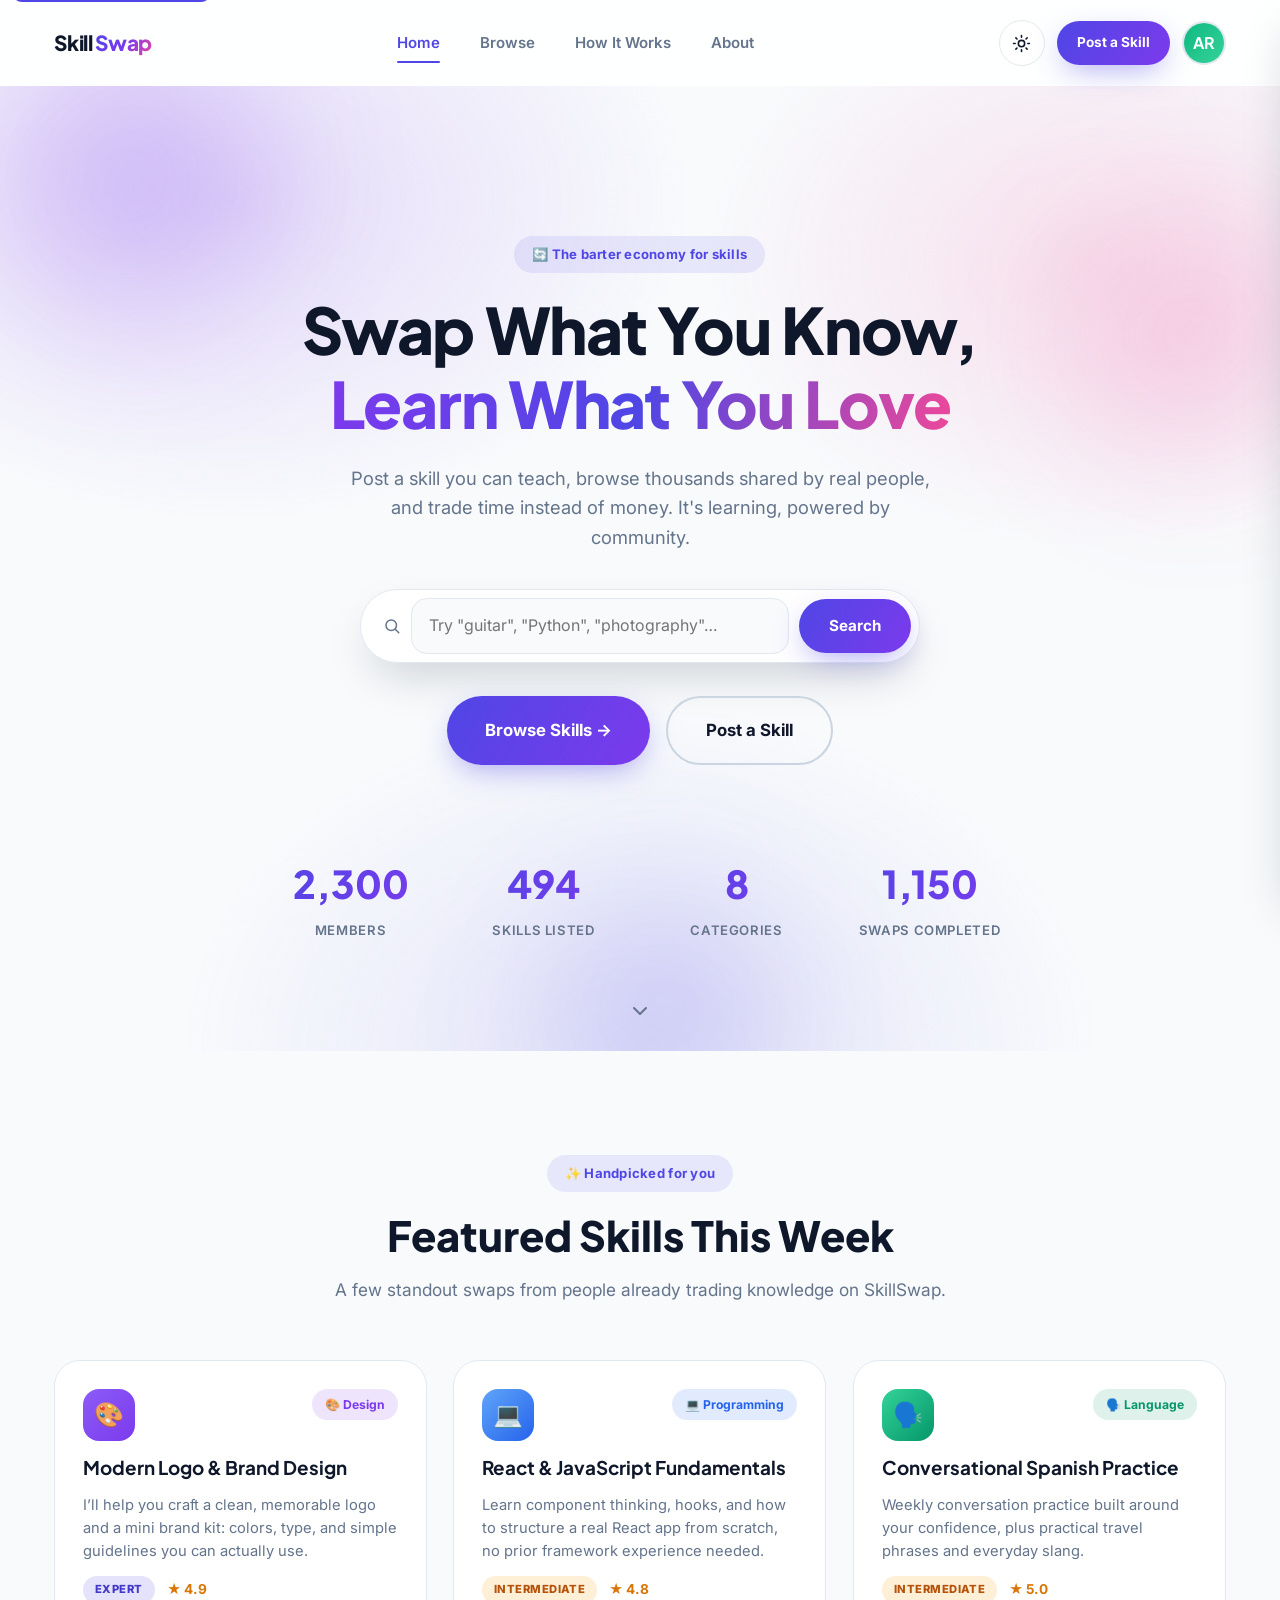
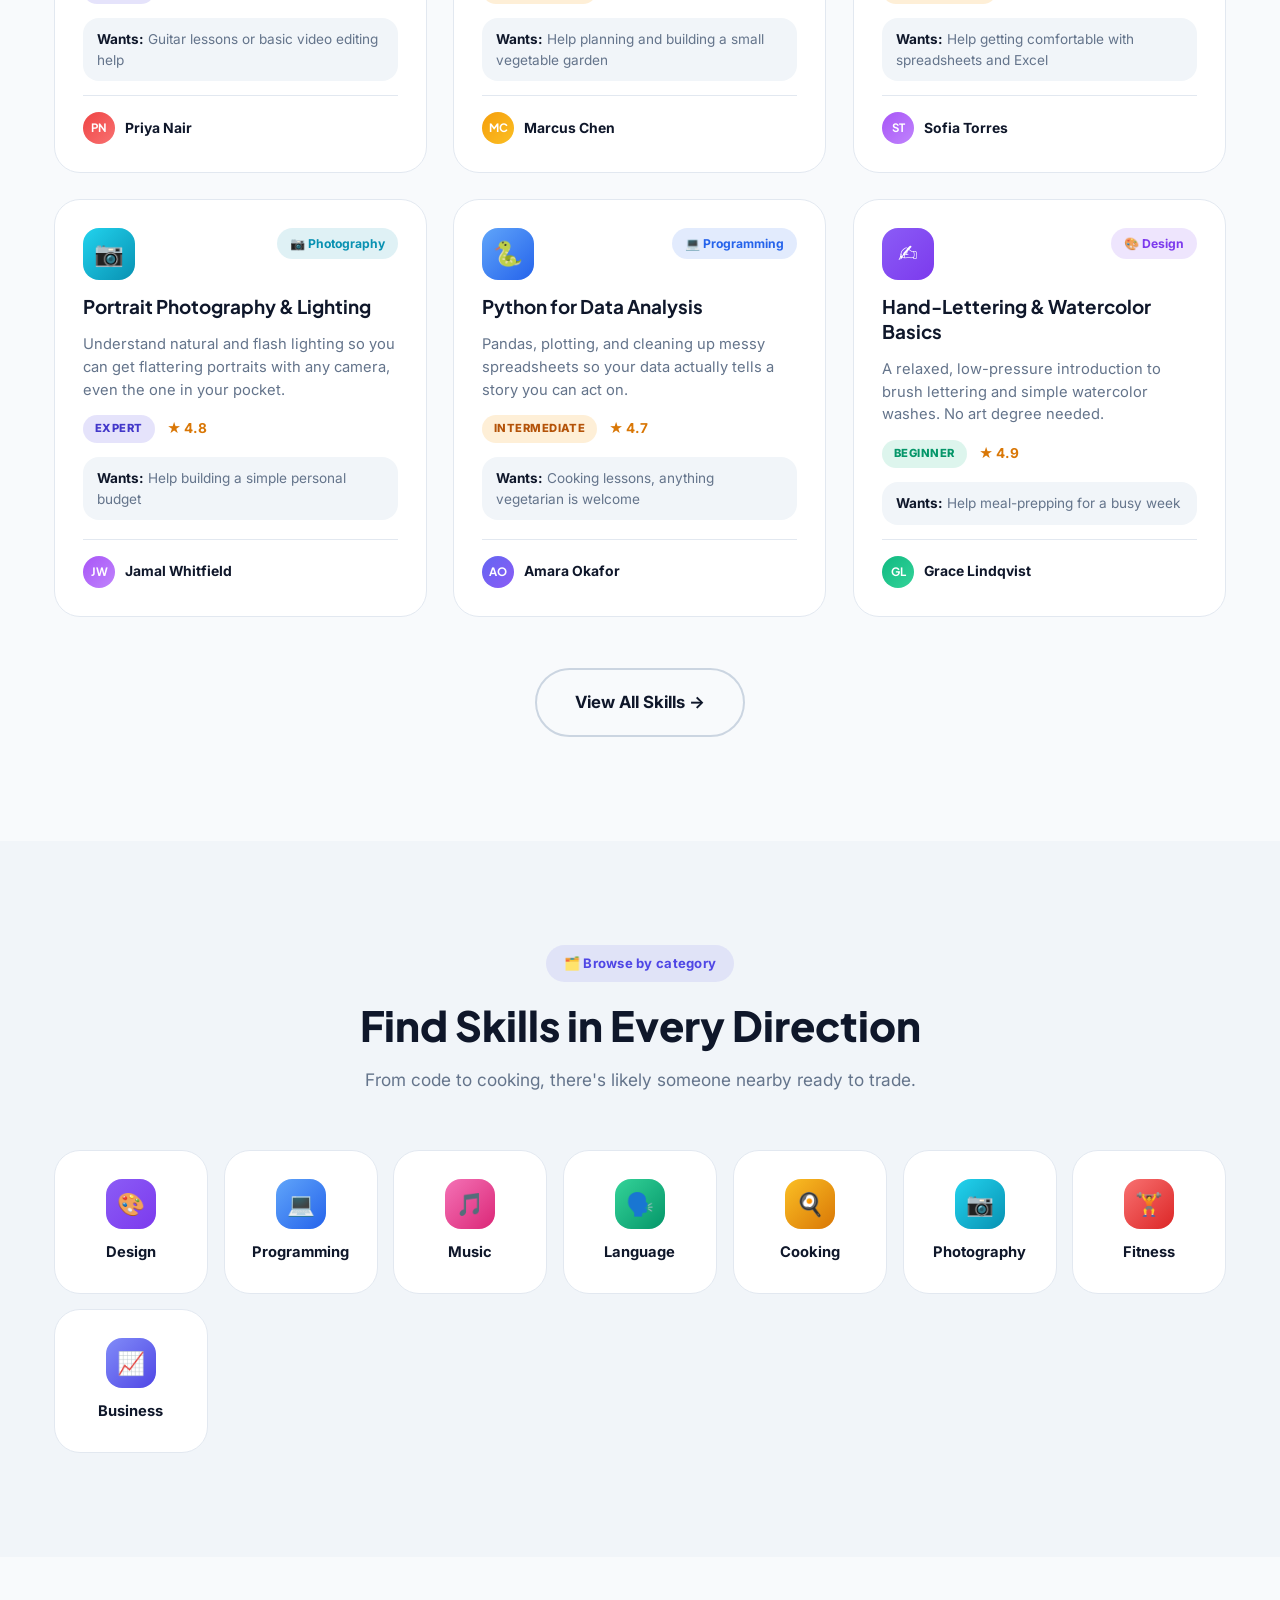
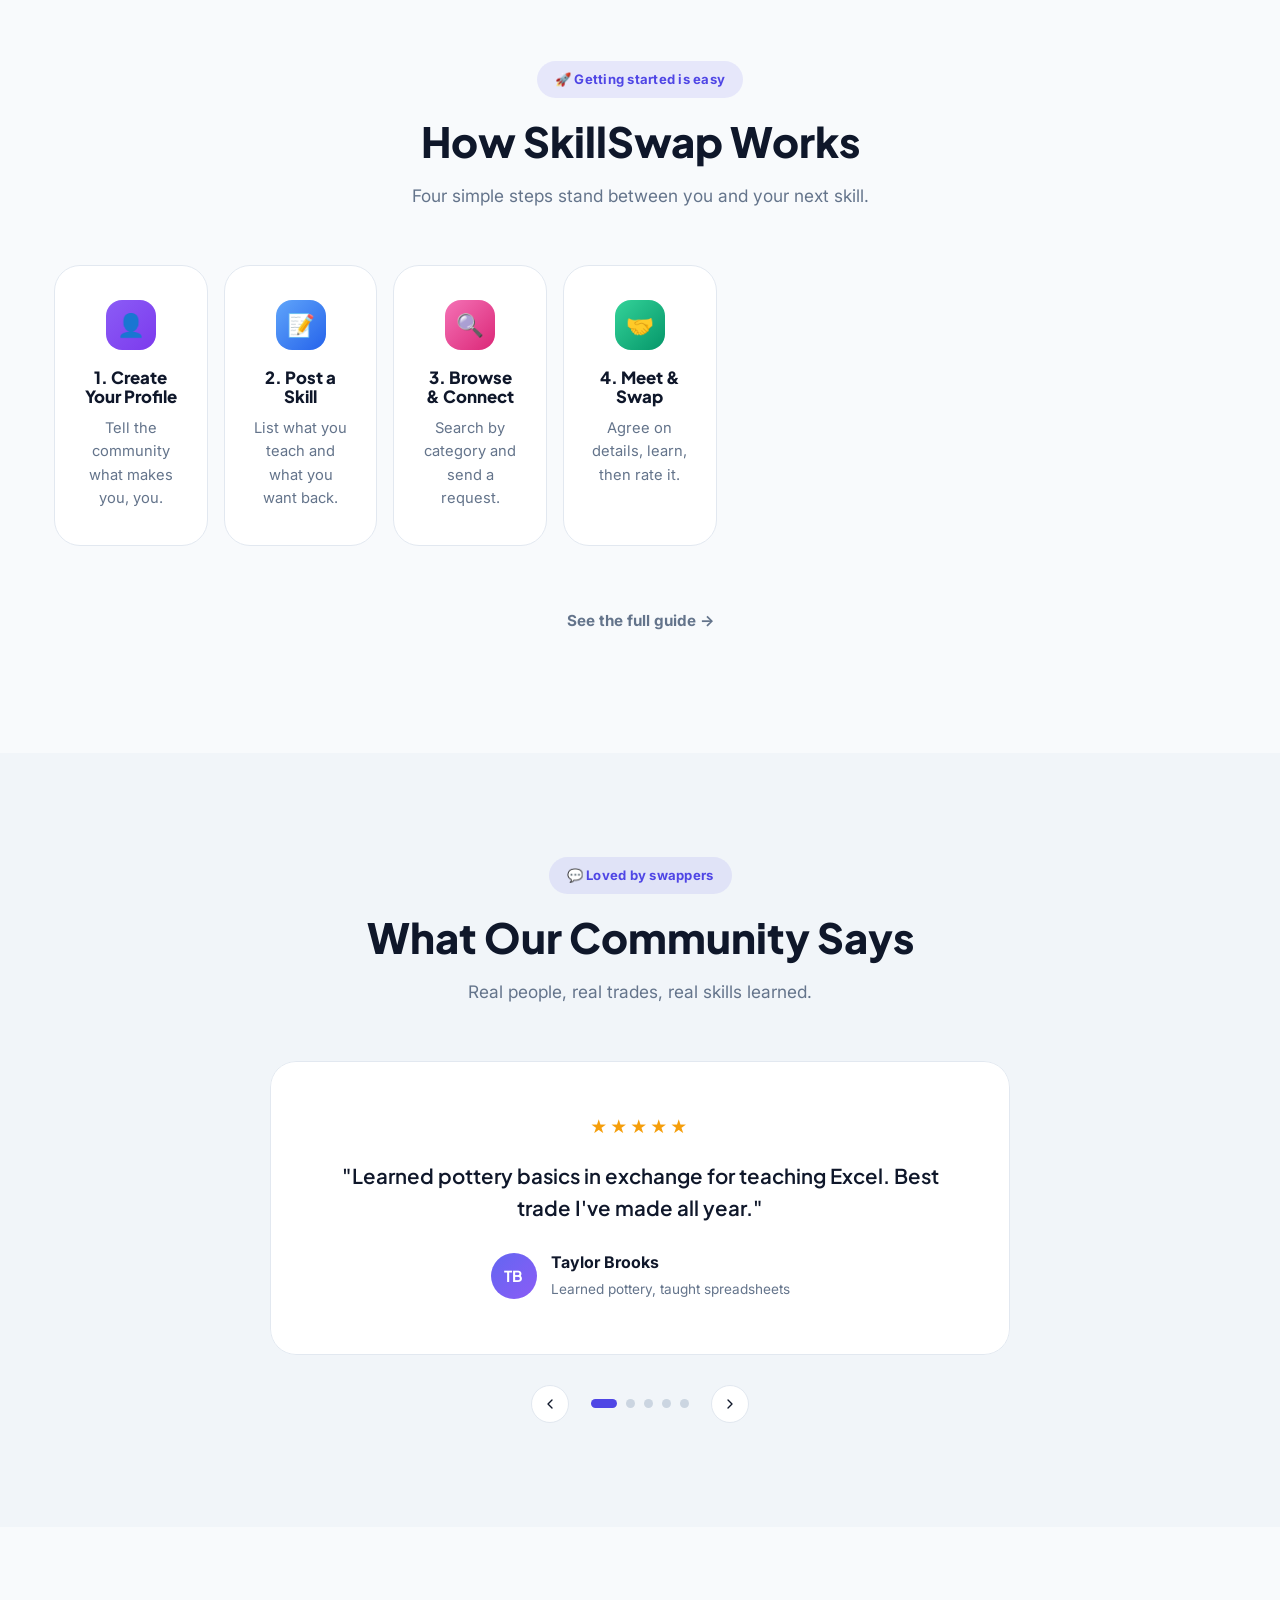
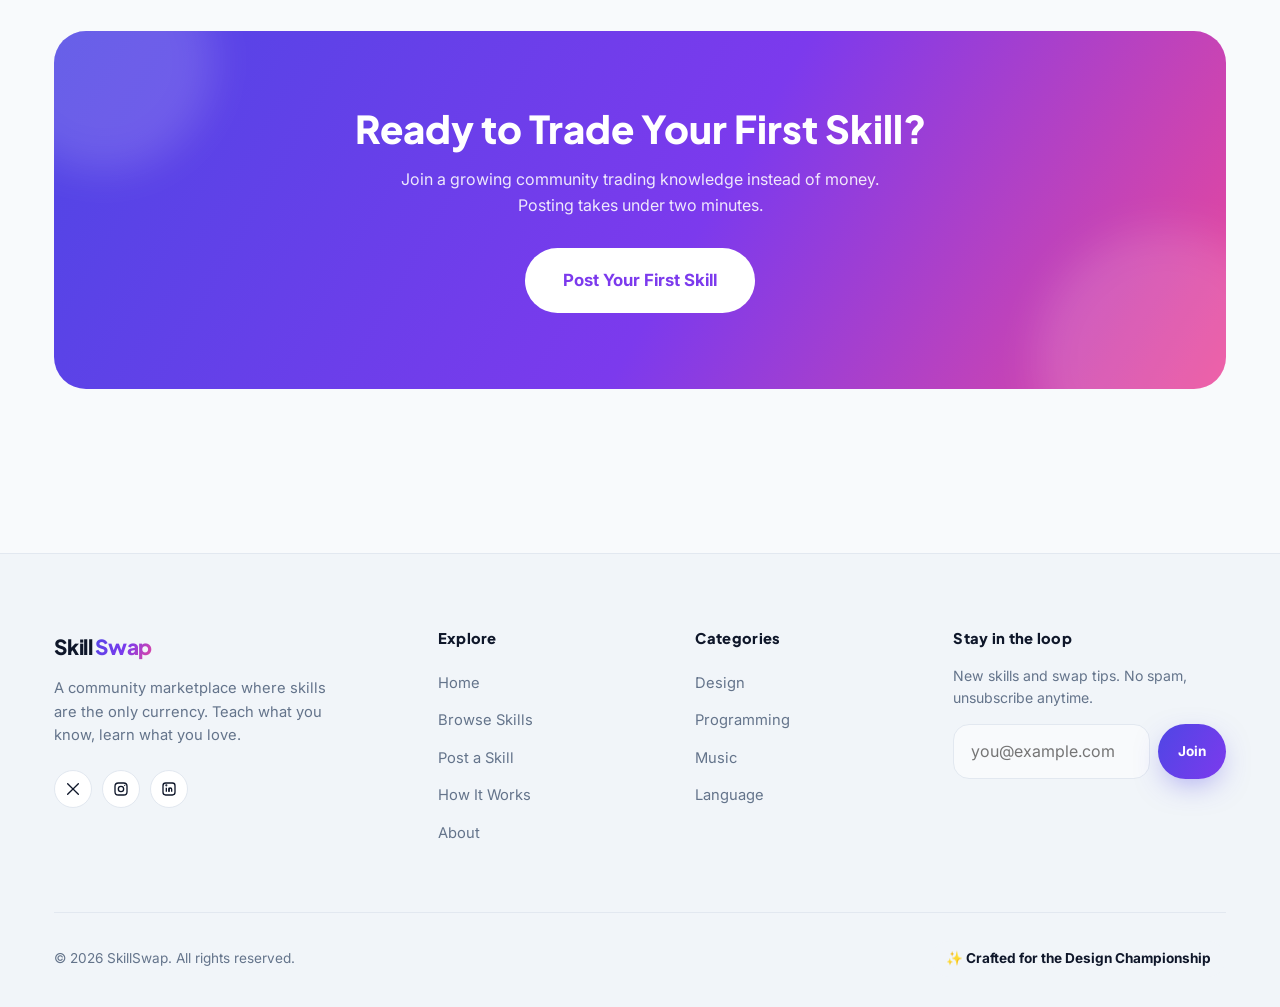
<file: index.html>
<!doctype html>
<html lang="en">
<head>
  <meta charset="UTF-8">
  <meta name="viewport" content="width=device-width, initial-scale=1.0">
  <title>SkillSwap — Trade Skills, Not Money</title>
  <meta name="description" content="SkillSwap is a community marketplace where you trade the skills you know for the skills you want to learn. No fees, no catch, just fair swaps.">
  <meta name="theme-color" content="#4f46e5">
  <link rel="icon" href="data:image/svg+xml,<svg xmlns='http://www.w3.org/2000/svg' viewBox='0 0 100 100'><text y='.9em' font-size='90'>🤝</text></svg>">
  <link rel="stylesheet" href="css/styles.css">
</head>
<body>
  <a class="skip-link" href="#main">Skip to main content</a>

  <header class="site-header">
    <div class="container header-inner">
      <a href="index.html" class="logo logo-text"><span class="logo-skill">Skill</span><span class="logo-swap">Swap</span></a>
      <nav class="nav-links" aria-label="Primary">
        <a href="index.html" class="nav-link">Home</a>
        <a href="browse.html" class="nav-link">Browse</a>
        <a href="how-it-works.html" class="nav-link">How It Works</a>
        <a href="about.html" class="nav-link">About</a>
      </nav>
      <div class="header-actions">
        <button type="button" class="btn-icon theme-toggle" aria-label="Toggle dark mode" aria-pressed="false">
          <svg class="icon-sun" width="19" height="19" viewBox="0 0 24 24" fill="none" stroke="currentColor" stroke-width="2" stroke-linecap="round"><circle cx="12" cy="12" r="4"/><path d="M12 2v2M12 20v2M4.9 4.9l1.4 1.4M17.7 17.7l1.4 1.4M2 12h2M20 12h2M4.9 19.1l1.4-1.4M17.7 6.3l1.4-1.4"/></svg>
          <svg class="icon-moon" width="19" height="19" viewBox="0 0 24 24" fill="none" stroke="currentColor" stroke-width="2" stroke-linecap="round" stroke-linejoin="round"><path d="M21 12.8A9 9 0 1111.2 3a7 7 0 009.8 9.8z"/></svg>
        </button>
        <a href="post-skill.html" class="btn btn-primary btn-sm nav-cta">Post a Skill</a>
        <a href="profile.html" class="profile-link" aria-label="Your profile"><span class="avatar avatar-c2">AR</span></a>
        <button type="button" class="nav-toggle" aria-label="Open menu" aria-expanded="false"><span></span><span></span><span></span></button>
      </div>
    </div>
  </header>
  <div class="panel-backdrop"></div>
  <nav id="mobile-panel" aria-label="Mobile">
    <a href="index.html" class="mobile-link">Home</a>
    <a href="browse.html" class="mobile-link">Browse Skills</a>
    <a href="post-skill.html" class="mobile-link">Post a Skill</a>
    <a href="how-it-works.html" class="mobile-link">How It Works</a>
    <a href="profile.html" class="mobile-link">Profile</a>
    <a href="about.html" class="mobile-link">About</a>
    <a href="post-skill.html" class="btn btn-primary btn-block mobile-cta">Post a Skill</a>
  </nav>

  <main id="main">
    <section class="hero" data-parallax>
      <div class="hero-blobs" aria-hidden="true">
        <div class="blob blob-1" data-depth="14"></div>
        <div class="blob blob-2" data-depth="22"></div>
        <div class="blob blob-3" data-depth="10"></div>
      </div>
      <div class="container hero-inner">
        <span class="eyebrow" data-reveal style="transition-delay:0s">🔄 The barter economy for skills</span>
        <h1 data-reveal style="transition-delay:.08s">Swap What You Know, <span class="text-gradient">Learn What You Love</span></h1>
        <p class="hero-sub" data-reveal style="transition-delay:.16s">Post a skill you can teach, browse thousands shared by real people, and trade time instead of money. It's learning, powered by community.</p>

        <form class="hero-search" id="hero-search-form" role="search" data-reveal style="transition-delay:.24s">
          <span class="hero-search-icon" aria-hidden="true">
            <svg width="18" height="18" viewBox="0 0 24 24" fill="none" stroke="currentColor" stroke-width="2" stroke-linecap="round"><circle cx="11" cy="11" r="7"/><path d="M21 21l-4.3-4.3"/></svg>
          </span>
          <label for="hero-search-input" class="sr-only">Search skills</label>
          <input type="text" id="hero-search-input" placeholder='Try "guitar", "Python", "photography"…' autocomplete="off">
          <button type="submit" class="btn btn-primary">Search</button>
        </form>

        <div class="hero-cta" data-reveal style="transition-delay:.32s">
          <a href="browse.html" class="btn btn-primary btn-lg">Browse Skills →</a>
          <a href="post-skill.html" class="btn btn-outline btn-lg">Post a Skill</a>
        </div>

        <div class="hero-stats" data-reveal style="transition-delay:.4s">
          <div class="stat-item"><span class="stat-num" data-counter="2300">0</span><span class="stat-label">Members</span></div>
          <div class="stat-item"><span class="stat-num" data-counter-target="skills" data-counter="480">0</span><span class="stat-label">Skills Listed</span></div>
          <div class="stat-item"><span class="stat-num" data-counter-target="categories" data-counter="8">0</span><span class="stat-label">Categories</span></div>
          <div class="stat-item"><span class="stat-num" data-counter="1150">0</span><span class="stat-label">Swaps Completed</span></div>
        </div>
      </div>
      <a href="#featured" class="scroll-cue" aria-label="Scroll to featured skills">
        <svg width="24" height="24" viewBox="0 0 24 24" fill="none" stroke="currentColor" stroke-width="2" stroke-linecap="round" stroke-linejoin="round"><path d="M6 9l6 6 6-6"/></svg>
      </a>
    </section>

    <section class="section" id="featured">
      <div class="container">
        <div class="section-head" data-reveal>
          <span class="eyebrow">✨ Handpicked for you</span>
          <h2>Featured Skills This Week</h2>
          <p>A few standout swaps from people already trading knowledge on SkillSwap.</p>
        </div>
        <div class="skills-grid stagger" id="featured-grid"></div>
        <div style="text-align:center;margin-top:52px" data-reveal>
          <a href="browse.html" class="btn btn-outline btn-lg">View All Skills →</a>
        </div>
      </div>
    </section>

    <section class="section section-alt">
      <div class="container">
        <div class="section-head" data-reveal>
          <span class="eyebrow">🗂️ Browse by category</span>
          <h2>Find Skills in Every Direction</h2>
          <p>From code to cooking, there's likely someone nearby ready to trade.</p>
        </div>
        <div class="category-grid" id="home-categories"></div>
      </div>
    </section>

    <section class="section">
      <div class="container">
        <div class="section-head" data-reveal>
          <span class="eyebrow">🚀 Getting started is easy</span>
          <h2>How SkillSwap Works</h2>
          <p>Four simple steps stand between you and your next skill.</p>
        </div>
        <div class="category-grid stagger" data-reveal>
          <div class="tip-card"><span class="cat-icon cat-icon-violet">👤</span><h3>1. Create Your Profile</h3><p>Tell the community what makes you, you.</p></div>
          <div class="tip-card"><span class="cat-icon cat-icon-blue">📝</span><h3>2. Post a Skill</h3><p>List what you teach and what you want back.</p></div>
          <div class="tip-card"><span class="cat-icon cat-icon-pink">🔍</span><h3>3. Browse & Connect</h3><p>Search by category and send a request.</p></div>
          <div class="tip-card"><span class="cat-icon cat-icon-emerald">🤝</span><h3>4. Meet & Swap</h3><p>Agree on details, learn, then rate it.</p></div>
        </div>
        <div style="text-align:center;margin-top:48px" data-reveal>
          <a href="how-it-works.html" class="btn btn-ghost">See the full guide →</a>
        </div>
      </div>
    </section>

    <section class="section section-alt">
      <div class="container">
        <div class="section-head" data-reveal>
          <span class="eyebrow">💬 Loved by swappers</span>
          <h2>What Our Community Says</h2>
          <p>Real people, real trades, real skills learned.</p>
        </div>
        <div class="testimonial-wrap" data-reveal>
          <div class="testimonial-track" id="testimonial-track">
            <div class="testimonial-card">
              <div class="testimonial-stars" aria-hidden="true">★★★★★</div>
              <p class="testimonial-quote">"Learned pottery basics in exchange for teaching Excel. Best trade I've made all year."</p>
              <div class="testimonial-person">
                <span class="avatar avatar-md avatar-c0">TB</span>
                <div style="text-align:left"><span class="testimonial-name">Taylor Brooks</span><span class="testimonial-role">Learned pottery, taught spreadsheets</span></div>
              </div>
            </div>
            <div class="testimonial-card">
              <div class="testimonial-stars" aria-hidden="true">★★★★★</div>
              <p class="testimonial-quote">"I was skeptical about a no-money marketplace. Three swaps in, SkillSwap has more than paid for itself."</p>
              <div class="testimonial-person">
                <span class="avatar avatar-md avatar-c4">SO</span>
                <div style="text-align:left"><span class="testimonial-name">Sam Okonkwo</span><span class="testimonial-role">Web developer & home cook</span></div>
              </div>
            </div>
            <div class="testimonial-card">
              <div class="testimonial-stars" aria-hidden="true">★★★★★</div>
              <p class="testimonial-quote">"Posted my French lessons on a Tuesday, had my first swap request by Thursday. It just works."</p>
              <div class="testimonial-person">
                <span class="avatar avatar-md avatar-c1">ID</span>
                <div style="text-align:left"><span class="testimonial-name">Isabelle Duarte</span><span class="testimonial-role">French tutor</span></div>
              </div>
            </div>
            <div class="testimonial-card">
              <div class="testimonial-stars" aria-hidden="true">★★★★★</div>
              <p class="testimonial-quote">"Traded logo design for guitar lessons. My band finally has a logo, and I can play barre chords."</p>
              <div class="testimonial-person">
                <span class="avatar avatar-md avatar-c6">RP</span>
                <div style="text-align:left"><span class="testimonial-name">Ravi Patel</span><span class="testimonial-role">Musician & designer</span></div>
              </div>
            </div>
            <div class="testimonial-card">
              <div class="testimonial-stars" aria-hidden="true">★★★★★</div>
              <p class="testimonial-quote">"The matching flow feels more thoughtful than platforms ten times this size. Genuinely well made."</p>
              <div class="testimonial-person">
                <span class="avatar avatar-md avatar-c3">MS</span>
                <div style="text-align:left"><span class="testimonial-name">Meg Sullivan</span><span class="testimonial-role">Product manager</span></div>
              </div>
            </div>
          </div>
        </div>
        <div class="testimonial-controls">
          <button type="button" class="btn-icon btn-sm" id="testimonial-prev" aria-label="Previous testimonial">
            <svg width="16" height="16" viewBox="0 0 24 24" fill="none" stroke="currentColor" stroke-width="2" stroke-linecap="round" stroke-linejoin="round"><path d="M15 18l-6-6 6-6"/></svg>
          </button>
          <div class="testimonial-dots" id="testimonial-dots"></div>
          <button type="button" class="btn-icon btn-sm" id="testimonial-next" aria-label="Next testimonial">
            <svg width="16" height="16" viewBox="0 0 24 24" fill="none" stroke="currentColor" stroke-width="2" stroke-linecap="round" stroke-linejoin="round"><path d="M9 18l6-6-6-6"/></svg>
          </button>
        </div>
      </div>
    </section>

    <section class="section">
      <div class="container">
        <div class="cta-banner" data-reveal="scale">
          <h2>Ready to Trade Your First Skill?</h2>
          <p>Join a growing community trading knowledge instead of money. Posting takes under two minutes.</p>
          <a href="post-skill.html" class="btn btn-white btn-lg">Post Your First Skill</a>
        </div>
      </div>
    </section>
  </main>

  <footer class="site-footer">
    <div class="container">
      <div class="footer-grid">
        <div class="footer-brand">
          <a href="index.html" class="logo logo-text"><span class="logo-skill">Skill</span><span class="logo-swap">Swap</span></a>
          <p>A community marketplace where skills are the only currency. Teach what you know, learn what you love.</p>
          <div class="footer-social">
            <a href="#" class="btn-icon btn-sm" aria-label="Twitter"><svg width="16" height="16" viewBox="0 0 24 24" fill="none" stroke="currentColor" stroke-width="2" stroke-linecap="round"><path d="M4 4l16 16M20 4L4 20"/></svg></a>
            <a href="#" class="btn-icon btn-sm" aria-label="Instagram"><svg width="16" height="16" viewBox="0 0 24 24" fill="none" stroke="currentColor" stroke-width="2"><rect x="3" y="3" width="18" height="18" rx="5"/><circle cx="12" cy="12" r="4"/><circle cx="17.5" cy="6.5" r="1" fill="currentColor" stroke="none"/></svg></a>
            <a href="#" class="btn-icon btn-sm" aria-label="LinkedIn"><svg width="16" height="16" viewBox="0 0 24 24" fill="none" stroke="currentColor" stroke-width="2"><rect x="3" y="3" width="18" height="18" rx="4"/><line x1="8" y1="10" x2="8" y2="16"/><circle cx="8" cy="6.5" r=".6" fill="currentColor"/><path d="M12 16v-3.5a2 2 0 0 1 4 0V16"/><line x1="12" y1="10" x2="12" y2="16"/></svg></a>
          </div>
        </div>
        <div class="footer-col">
          <h4>Explore</h4>
          <ul>
            <li><a href="index.html">Home</a></li>
            <li><a href="browse.html">Browse Skills</a></li>
            <li><a href="post-skill.html">Post a Skill</a></li>
            <li><a href="how-it-works.html">How It Works</a></li>
            <li><a href="about.html">About</a></li>
          </ul>
        </div>
        <div class="footer-col">
          <h4>Categories</h4>
          <ul>
            <li><a href="browse.html?category=design">Design</a></li>
            <li><a href="browse.html?category=programming">Programming</a></li>
            <li><a href="browse.html?category=music">Music</a></li>
            <li><a href="browse.html?category=language">Language</a></li>
          </ul>
        </div>
        <div class="footer-col">
          <h4>Stay in the loop</h4>
          <p style="color:var(--text-muted);font-size:.88rem;margin-bottom:14px">New skills and swap tips. No spam, unsubscribe anytime.</p>
          <form class="footer-newsletter">
            <label for="newsletter-email" class="sr-only">Email address</label>
            <input type="email" id="newsletter-email" placeholder="you@example.com" required>
            <button type="submit" class="btn btn-primary btn-sm">Join</button>
          </form>
        </div>
      </div>
      <div class="footer-bottom">
        <span>© <span data-year></span> SkillSwap. All rights reserved.</span>
        <span class="made-for-badge">✨ Crafted for the Design Championship</span>
      </div>
    </div>
  </footer>

  <script src="js/app.js"></script>
  <script src="js/home.js"></script>
</body>
</html>
</file>
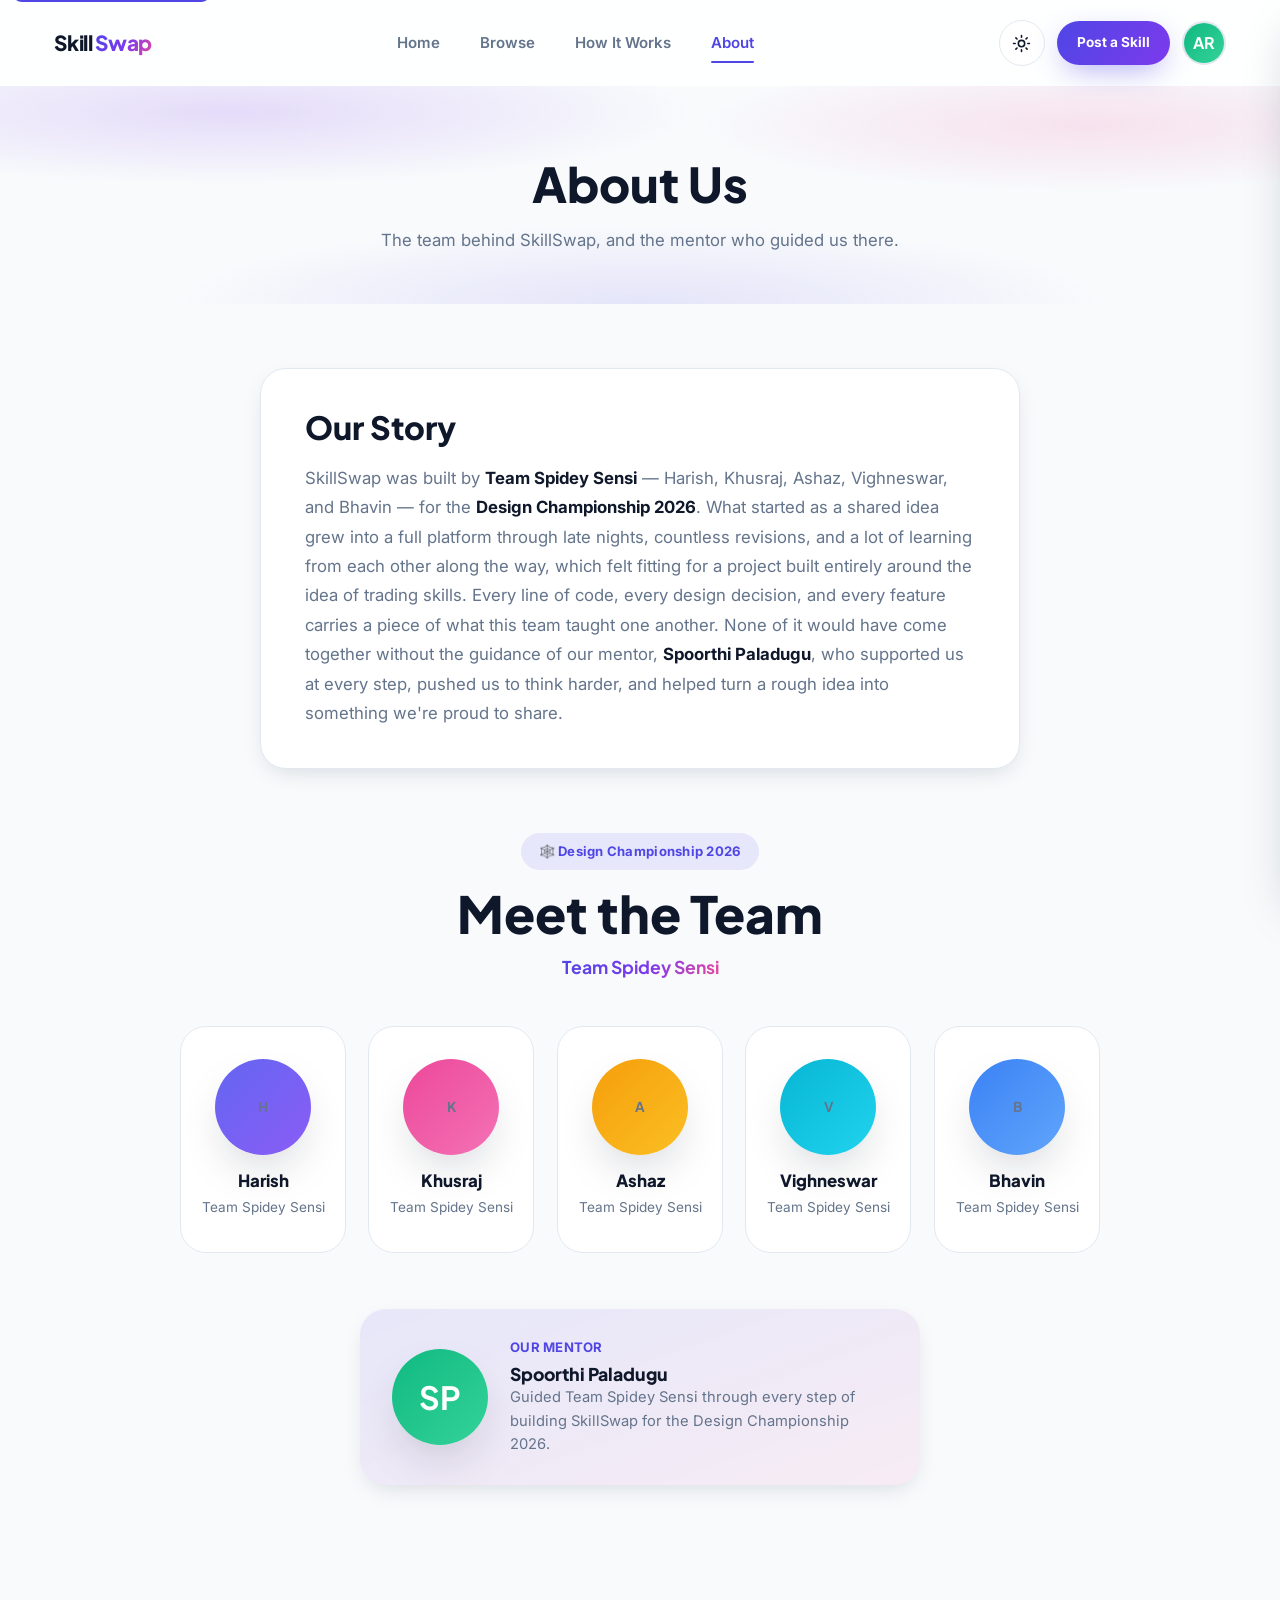
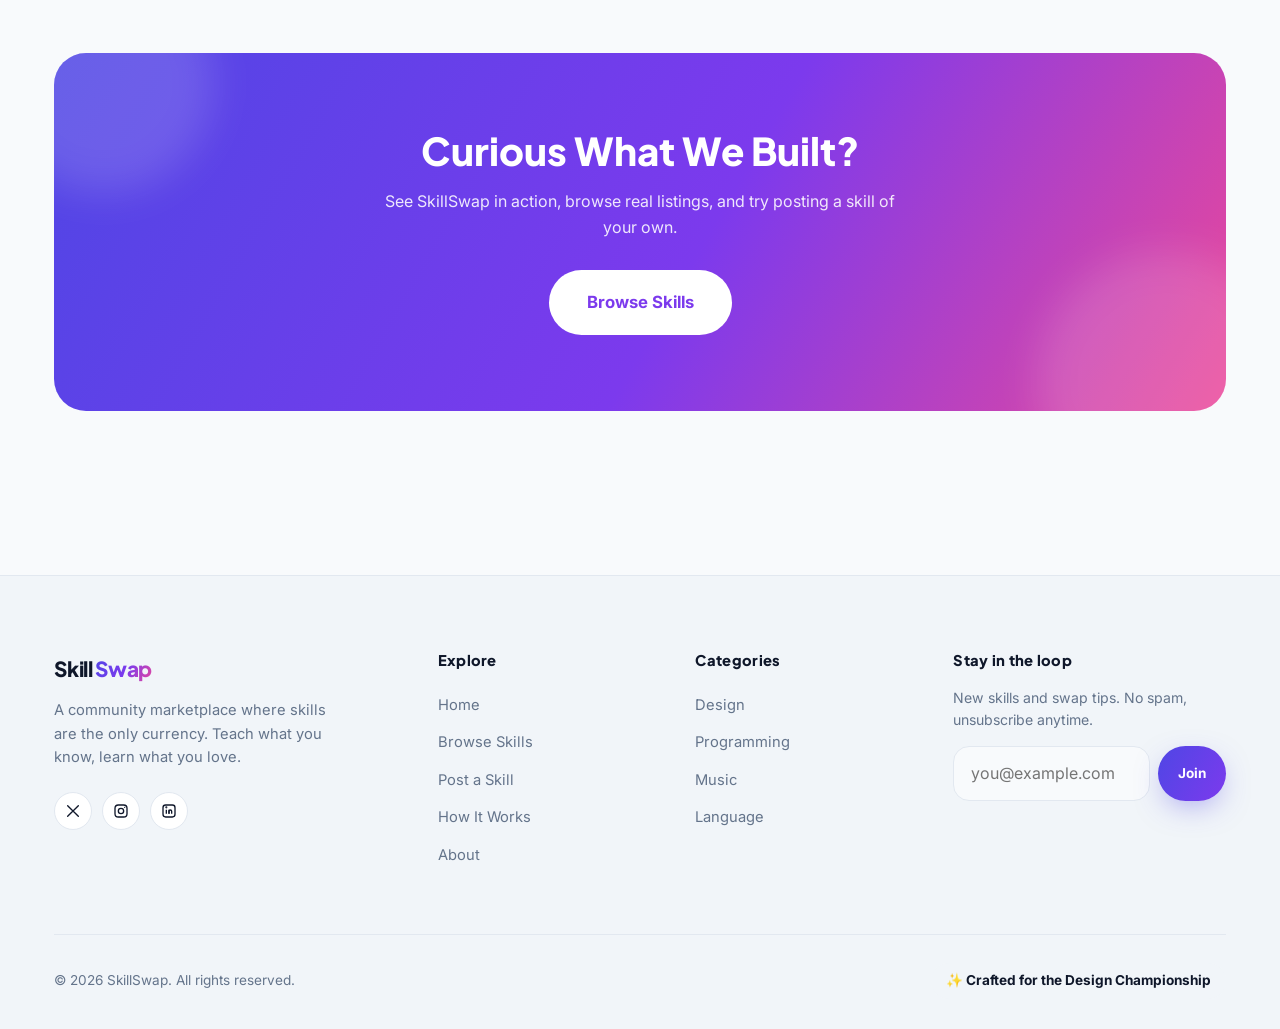
<file: about.html>
<!doctype html>
<html lang="en">
<head>
  <meta charset="UTF-8">
  <meta name="viewport" content="width=device-width, initial-scale=1.0">
  <title>About Us | SkillSwap</title>
  <meta name="description" content="Meet Team Spidey Sensi, the builders behind SkillSwap, and the mentor who guided them, for the Design Championship 2026.">
  <meta name="theme-color" content="#4f46e5">
  <link rel="icon" href="data:image/svg+xml,<svg xmlns='http://www.w3.org/2000/svg' viewBox='0 0 100 100'><text y='.9em' font-size='90'>🤝</text></svg>">
  <link rel="stylesheet" href="css/styles.css">
</head>
<body>
  <a class="skip-link" href="#main">Skip to main content</a>

  <header class="site-header">
    <div class="container header-inner">
      <a href="index.html" class="logo logo-text"><span class="logo-skill">Skill</span><span class="logo-swap">Swap</span></a>
      <nav class="nav-links" aria-label="Primary">
        <a href="index.html" class="nav-link">Home</a>
        <a href="browse.html" class="nav-link">Browse</a>
        <a href="how-it-works.html" class="nav-link">How It Works</a>
        <a href="about.html" class="nav-link">About</a>
      </nav>
      <div class="header-actions">
        <button type="button" class="btn-icon theme-toggle" aria-label="Toggle dark mode" aria-pressed="false">
          <svg class="icon-sun" width="19" height="19" viewBox="0 0 24 24" fill="none" stroke="currentColor" stroke-width="2" stroke-linecap="round"><circle cx="12" cy="12" r="4"/><path d="M12 2v2M12 20v2M4.9 4.9l1.4 1.4M17.7 17.7l1.4 1.4M2 12h2M20 12h2M4.9 19.1l1.4-1.4M17.7 6.3l1.4-1.4"/></svg>
          <svg class="icon-moon" width="19" height="19" viewBox="0 0 24 24" fill="none" stroke="currentColor" stroke-width="2" stroke-linecap="round" stroke-linejoin="round"><path d="M21 12.8A9 9 0 1111.2 3a7 7 0 009.8 9.8z"/></svg>
        </button>
        <a href="post-skill.html" class="btn btn-primary btn-sm nav-cta">Post a Skill</a>
        <a href="profile.html" class="profile-link" aria-label="Your profile"><span class="avatar avatar-c2">AR</span></a>
        <button type="button" class="nav-toggle" aria-label="Open menu" aria-expanded="false"><span></span><span></span><span></span></button>
      </div>
    </div>
  </header>
  <div class="panel-backdrop"></div>
  <nav id="mobile-panel" aria-label="Mobile">
    <a href="index.html" class="mobile-link">Home</a>
    <a href="browse.html" class="mobile-link">Browse Skills</a>
    <a href="post-skill.html" class="mobile-link">Post a Skill</a>
    <a href="how-it-works.html" class="mobile-link">How It Works</a>
    <a href="profile.html" class="mobile-link">Profile</a>
    <a href="about.html" class="mobile-link">About</a>
    <a href="post-skill.html" class="btn btn-primary btn-block mobile-cta">Post a Skill</a>
  </nav>

  <main id="main">
    <section class="page-header">
      <div class="container">
        <h1 data-reveal>About Us</h1>
        <p data-reveal>The team behind SkillSwap, and the mentor who guided us there.</p>
      </div>
    </section>

    <section class="section-sm">
      <div class="container">
        <div class="story-panel" data-reveal="scale">
          <h2>Our Story</h2>
          <p>SkillSwap was built by <strong>Team Spidey Sensi</strong> — Harish, Khusraj, Ashaz, Vighneswar, and Bhavin — for the <strong>Design Championship 2026</strong>. What started as a shared idea grew into a full platform through late nights, countless revisions, and a lot of learning from each other along the way, which felt fitting for a project built entirely around the idea of trading skills. Every line of code, every design decision, and every feature carries a piece of what this team taught one another. None of it would have come together without the guidance of our mentor, <strong>Spoorthi Paladugu</strong>, who supported us at every step, pushed us to think harder, and helped turn a rough idea into something we're proud to share.</p>
        </div>

        <div class="team-name-banner" data-reveal>
          <span class="eyebrow">🕸️ Design Championship 2026</span>
          <h2>Meet the Team</h2>
          <span class="team-tag">Team Spidey Sensi</span>
        </div>

        <div class="team-grid stagger">
          <div class="team-card" data-reveal>
            <span class="avatar avatar-xl avatar-c0">H</span>
            <h3>Harish</h3>
            <span>Team Spidey Sensi</span>
          </div>
          <div class="team-card" data-reveal>
            <span class="avatar avatar-xl avatar-c1">K</span>
            <h3>Khusraj</h3>
            <span>Team Spidey Sensi</span>
          </div>
          <div class="team-card" data-reveal>
            <span class="avatar avatar-xl avatar-c3">A</span>
            <h3>Ashaz</h3>
            <span>Team Spidey Sensi</span>
          </div>
          <div class="team-card" data-reveal>
            <span class="avatar avatar-xl avatar-c4">V</span>
            <h3>Vighneswar</h3>
            <span>Team Spidey Sensi</span>
          </div>
          <div class="team-card" data-reveal>
            <span class="avatar avatar-xl avatar-c6">B</span>
            <h3>Bhavin</h3>
            <span>Team Spidey Sensi</span>
          </div>
        </div>

        <div class="mentor-card" data-reveal="scale">
          <span class="avatar avatar-xl avatar-c2">SP</span>
          <div>
            <span class="mentor-role">Our Mentor</span>
            <h3>Spoorthi Paladugu</h3>
            <p>Guided Team Spidey Sensi through every step of building SkillSwap for the Design Championship 2026.</p>
          </div>
        </div>
      </div>
    </section>

    <section class="section">
      <div class="container">
        <div class="cta-banner" data-reveal="scale">
          <h2>Curious What We Built?</h2>
          <p>See SkillSwap in action, browse real listings, and try posting a skill of your own.</p>
          <a href="browse.html" class="btn btn-white btn-lg">Browse Skills</a>
        </div>
      </div>
    </section>
  </main>

  <footer class="site-footer">
    <div class="container">
      <div class="footer-grid">
        <div class="footer-brand">
          <a href="index.html" class="logo logo-text"><span class="logo-skill">Skill</span><span class="logo-swap">Swap</span></a>
          <p>A community marketplace where skills are the only currency. Teach what you know, learn what you love.</p>
          <div class="footer-social">
            <a href="#" class="btn-icon btn-sm" aria-label="Twitter"><svg width="16" height="16" viewBox="0 0 24 24" fill="none" stroke="currentColor" stroke-width="2" stroke-linecap="round"><path d="M4 4l16 16M20 4L4 20"/></svg></a>
            <a href="#" class="btn-icon btn-sm" aria-label="Instagram"><svg width="16" height="16" viewBox="0 0 24 24" fill="none" stroke="currentColor" stroke-width="2"><rect x="3" y="3" width="18" height="18" rx="5"/><circle cx="12" cy="12" r="4"/><circle cx="17.5" cy="6.5" r="1" fill="currentColor" stroke="none"/></svg></a>
            <a href="#" class="btn-icon btn-sm" aria-label="LinkedIn"><svg width="16" height="16" viewBox="0 0 24 24" fill="none" stroke="currentColor" stroke-width="2"><rect x="3" y="3" width="18" height="18" rx="4"/><line x1="8" y1="10" x2="8" y2="16"/><circle cx="8" cy="6.5" r=".6" fill="currentColor"/><path d="M12 16v-3.5a2 2 0 0 1 4 0V16"/><line x1="12" y1="10" x2="12" y2="16"/></svg></a>
          </div>
        </div>
        <div class="footer-col">
          <h4>Explore</h4>
          <ul>
            <li><a href="index.html">Home</a></li>
            <li><a href="browse.html">Browse Skills</a></li>
            <li><a href="post-skill.html">Post a Skill</a></li>
            <li><a href="how-it-works.html">How It Works</a></li>
            <li><a href="about.html">About</a></li>
          </ul>
        </div>
        <div class="footer-col">
          <h4>Categories</h4>
          <ul>
            <li><a href="browse.html?category=design">Design</a></li>
            <li><a href="browse.html?category=programming">Programming</a></li>
            <li><a href="browse.html?category=music">Music</a></li>
            <li><a href="browse.html?category=language">Language</a></li>
          </ul>
        </div>
        <div class="footer-col">
          <h4>Stay in the loop</h4>
          <p style="color:var(--text-muted);font-size:.88rem;margin-bottom:14px">New skills and swap tips. No spam, unsubscribe anytime.</p>
          <form class="footer-newsletter">
            <label for="newsletter-email" class="sr-only">Email address</label>
            <input type="email" id="newsletter-email" placeholder="you@example.com" required>
            <button type="submit" class="btn btn-primary btn-sm">Join</button>
          </form>
        </div>
      </div>
      <div class="footer-bottom">
        <span>© <span data-year></span> SkillSwap. All rights reserved.</span>
        <span class="made-for-badge">✨ Crafted for the Design Championship</span>
      </div>
    </div>
  </footer>

  <script src="js/app.js"></script>
</body>
</html>
</file>
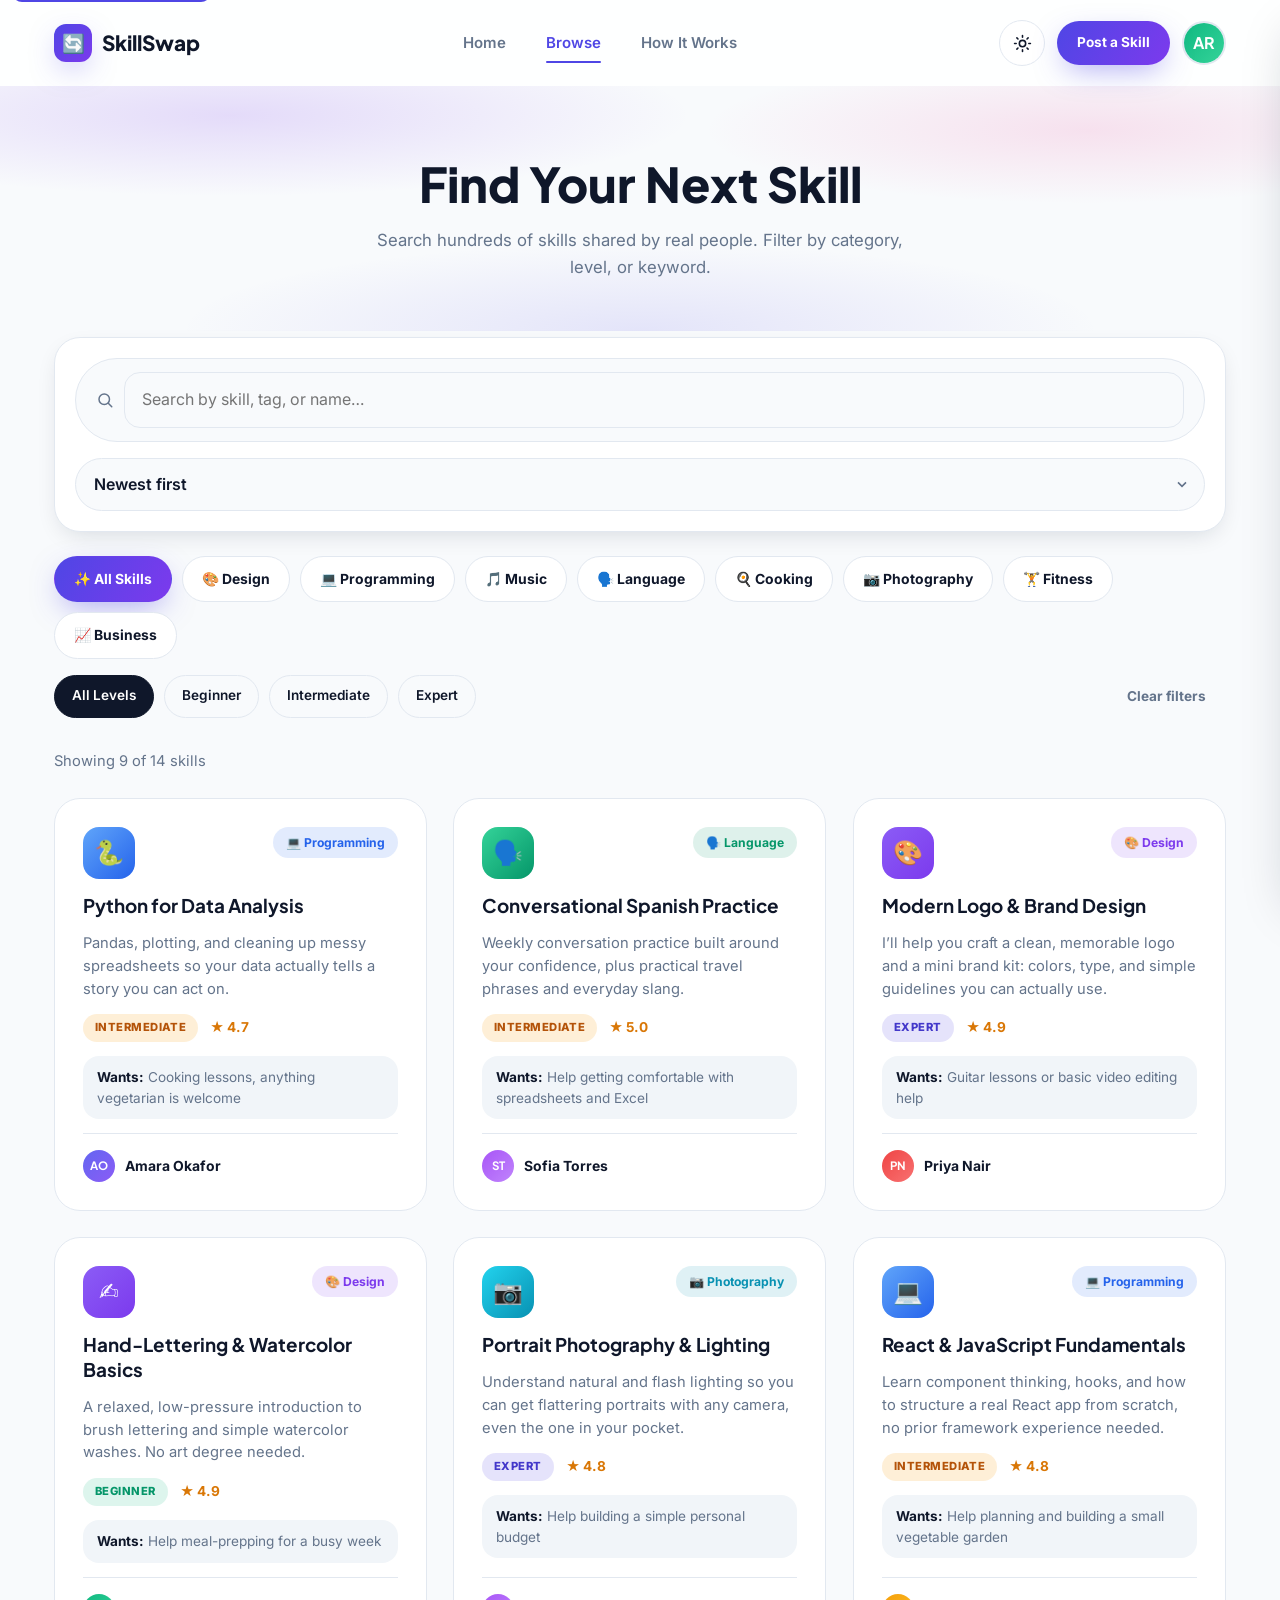
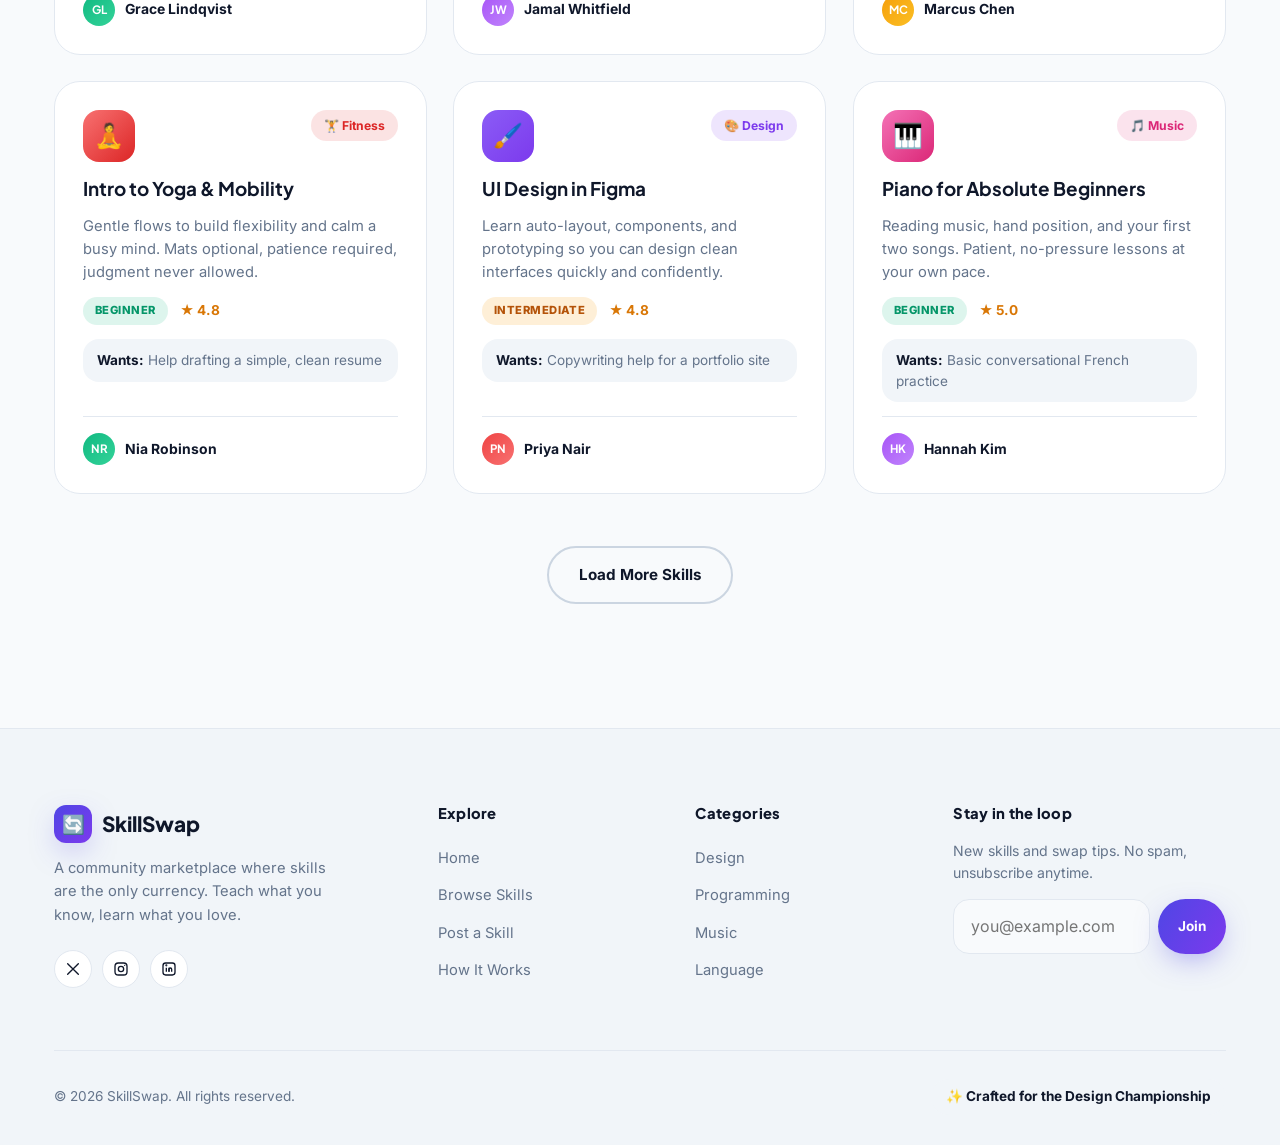
<file: browse.html>
<!doctype html>
<html lang="en">
<head>
  <meta charset="UTF-8">
  <meta name="viewport" content="width=device-width, initial-scale=1.0">
  <title>Browse Skills | SkillSwap</title>
  <meta name="description" content="Search and filter hundreds of skills shared by real people. Find a match by category, level, or keyword and request a swap.">
  <meta name="theme-color" content="#4f46e5">
  <link rel="icon" href="data:image/svg+xml,<svg xmlns='http://www.w3.org/2000/svg' viewBox='0 0 100 100'><text y='.9em' font-size='90'>🤝</text></svg>">
  <link rel="stylesheet" href="css/styles.css">
</head>
<body>
  <a class="skip-link" href="#main">Skip to main content</a>

  <header class="site-header">
    <div class="container header-inner">
      <a href="index.html" class="logo"><span class="logo-mark">🔄</span> SkillSwap</a>
      <nav class="nav-links" aria-label="Primary">
        <a href="index.html" class="nav-link">Home</a>
        <a href="browse.html" class="nav-link">Browse</a>
        <a href="how-it-works.html" class="nav-link">How It Works</a>
      </nav>
      <div class="header-actions">
        <button type="button" class="btn-icon theme-toggle" aria-label="Toggle dark mode" aria-pressed="false">
          <svg class="icon-sun" width="19" height="19" viewBox="0 0 24 24" fill="none" stroke="currentColor" stroke-width="2" stroke-linecap="round"><circle cx="12" cy="12" r="4"/><path d="M12 2v2M12 20v2M4.9 4.9l1.4 1.4M17.7 17.7l1.4 1.4M2 12h2M20 12h2M4.9 19.1l1.4-1.4M17.7 6.3l1.4-1.4"/></svg>
          <svg class="icon-moon" width="19" height="19" viewBox="0 0 24 24" fill="none" stroke="currentColor" stroke-width="2" stroke-linecap="round" stroke-linejoin="round"><path d="M21 12.8A9 9 0 1111.2 3a7 7 0 009.8 9.8z"/></svg>
        </button>
        <a href="post-skill.html" class="btn btn-primary btn-sm nav-cta">Post a Skill</a>
        <a href="profile.html" class="profile-link" aria-label="Your profile"><span class="avatar avatar-c2">AR</span></a>
        <button type="button" class="nav-toggle" aria-label="Open menu" aria-expanded="false"><span></span><span></span><span></span></button>
      </div>
    </div>
  </header>
  <div class="panel-backdrop"></div>
  <nav id="mobile-panel" aria-label="Mobile">
    <a href="index.html" class="mobile-link">Home</a>
    <a href="browse.html" class="mobile-link">Browse Skills</a>
    <a href="post-skill.html" class="mobile-link">Post a Skill</a>
    <a href="how-it-works.html" class="mobile-link">How It Works</a>
    <a href="profile.html" class="mobile-link">Profile</a>
    <a href="post-skill.html" class="btn btn-primary btn-block mobile-cta">Post a Skill</a>
  </nav>

  <main id="main">
    <section class="page-header">
      <div class="container">
        <h1 data-reveal>Find Your Next Skill</h1>
        <p data-reveal>Search hundreds of skills shared by real people. Filter by category, level, or keyword.</p>
      </div>
    </section>

    <section class="section-sm">
      <div class="container">
        <div class="browse-toolbar" data-reveal>
          <div class="search-box">
            <svg width="18" height="18" viewBox="0 0 24 24" fill="none" stroke="currentColor" stroke-width="2" stroke-linecap="round"><circle cx="11" cy="11" r="7"/><path d="M21 21l-4.3-4.3"/></svg>
            <label for="search-input" class="sr-only">Search skills</label>
            <input type="text" id="search-input" placeholder="Search by skill, tag, or name…" autocomplete="off">
          </div>
          <label for="sort-select" class="sr-only">Sort by</label>
          <select id="sort-select" class="select-field">
            <option value="newest">Newest first</option>
            <option value="az">Title A–Z</option>
            <option value="rating">Highest rated</option>
          </select>
          <button type="button" class="btn btn-outline btn-sm filter-toggle" id="filter-toggle" aria-expanded="false" aria-controls="filters-panel">Filters</button>
        </div>

        <div class="filters-panel" id="filters-panel">
          <div id="category-chips" role="group" aria-label="Filter by category"></div>
          <div class="level-filters" role="group" aria-label="Filter by level">
            <label><input type="radio" name="level" value="all" checked><span>All Levels</span></label>
            <label><input type="radio" name="level" value="Beginner"><span>Beginner</span></label>
            <label><input type="radio" name="level" value="Intermediate"><span>Intermediate</span></label>
            <label><input type="radio" name="level" value="Expert"><span>Expert</span></label>
            <button type="button" class="btn btn-ghost btn-sm" id="clear-filters" style="margin-left:auto">Clear filters</button>
          </div>
        </div>

        <div class="results-bar">
          <span id="results-count" aria-live="polite"></span>
        </div>

        <div class="skills-grid stagger" id="results-grid"></div>

        <div class="empty-state" id="empty-state" hidden>
          <span class="emoji">🕵️</span>
          <h3>No skills match your filters</h3>
          <p>Try a different keyword, or clear your filters to see everything.</p>
        </div>

        <div class="load-more-wrap">
          <button type="button" class="btn btn-outline" id="load-more" hidden>Load More Skills</button>
        </div>
      </div>
    </section>
  </main>

  <div class="modal" id="skill-modal" aria-hidden="true" role="dialog" aria-modal="true" aria-labelledby="modal-body">
    <div class="modal-panel">
      <button type="button" class="btn-icon modal-close" data-modal-close aria-label="Close">✕</button>
      <div id="modal-body"></div>
    </div>
  </div>

  <footer class="site-footer">
    <div class="container">
      <div class="footer-grid">
        <div class="footer-brand">
          <a href="index.html" class="logo"><span class="logo-mark">🔄</span> SkillSwap</a>
          <p>A community marketplace where skills are the only currency. Teach what you know, learn what you love.</p>
          <div class="footer-social">
            <a href="#" class="btn-icon btn-sm" aria-label="Twitter"><svg width="16" height="16" viewBox="0 0 24 24" fill="none" stroke="currentColor" stroke-width="2" stroke-linecap="round"><path d="M4 4l16 16M20 4L4 20"/></svg></a>
            <a href="#" class="btn-icon btn-sm" aria-label="Instagram"><svg width="16" height="16" viewBox="0 0 24 24" fill="none" stroke="currentColor" stroke-width="2"><rect x="3" y="3" width="18" height="18" rx="5"/><circle cx="12" cy="12" r="4"/><circle cx="17.5" cy="6.5" r="1" fill="currentColor" stroke="none"/></svg></a>
            <a href="#" class="btn-icon btn-sm" aria-label="LinkedIn"><svg width="16" height="16" viewBox="0 0 24 24" fill="none" stroke="currentColor" stroke-width="2"><rect x="3" y="3" width="18" height="18" rx="4"/><line x1="8" y1="10" x2="8" y2="16"/><circle cx="8" cy="6.5" r=".6" fill="currentColor"/><path d="M12 16v-3.5a2 2 0 0 1 4 0V16"/><line x1="12" y1="10" x2="12" y2="16"/></svg></a>
          </div>
        </div>
        <div class="footer-col">
          <h4>Explore</h4>
          <ul>
            <li><a href="index.html">Home</a></li>
            <li><a href="browse.html">Browse Skills</a></li>
            <li><a href="post-skill.html">Post a Skill</a></li>
            <li><a href="how-it-works.html">How It Works</a></li>
          </ul>
        </div>
        <div class="footer-col">
          <h4>Categories</h4>
          <ul>
            <li><a href="browse.html?category=design">Design</a></li>
            <li><a href="browse.html?category=programming">Programming</a></li>
            <li><a href="browse.html?category=music">Music</a></li>
            <li><a href="browse.html?category=language">Language</a></li>
          </ul>
        </div>
        <div class="footer-col">
          <h4>Stay in the loop</h4>
          <p style="color:var(--text-muted);font-size:.88rem;margin-bottom:14px">New skills and swap tips. No spam, unsubscribe anytime.</p>
          <form class="footer-newsletter">
            <label for="newsletter-email" class="sr-only">Email address</label>
            <input type="email" id="newsletter-email" placeholder="you@example.com" required>
            <button type="submit" class="btn btn-primary btn-sm">Join</button>
          </form>
        </div>
      </div>
      <div class="footer-bottom">
        <span>© <span data-year></span> SkillSwap. All rights reserved.</span>
        <span class="made-for-badge">✨ Crafted for the Design Championship</span>
      </div>
    </div>
  </footer>

  <script src="js/app.js"></script>
  <script src="js/browse.js"></script>
</body>
</html>
</file>
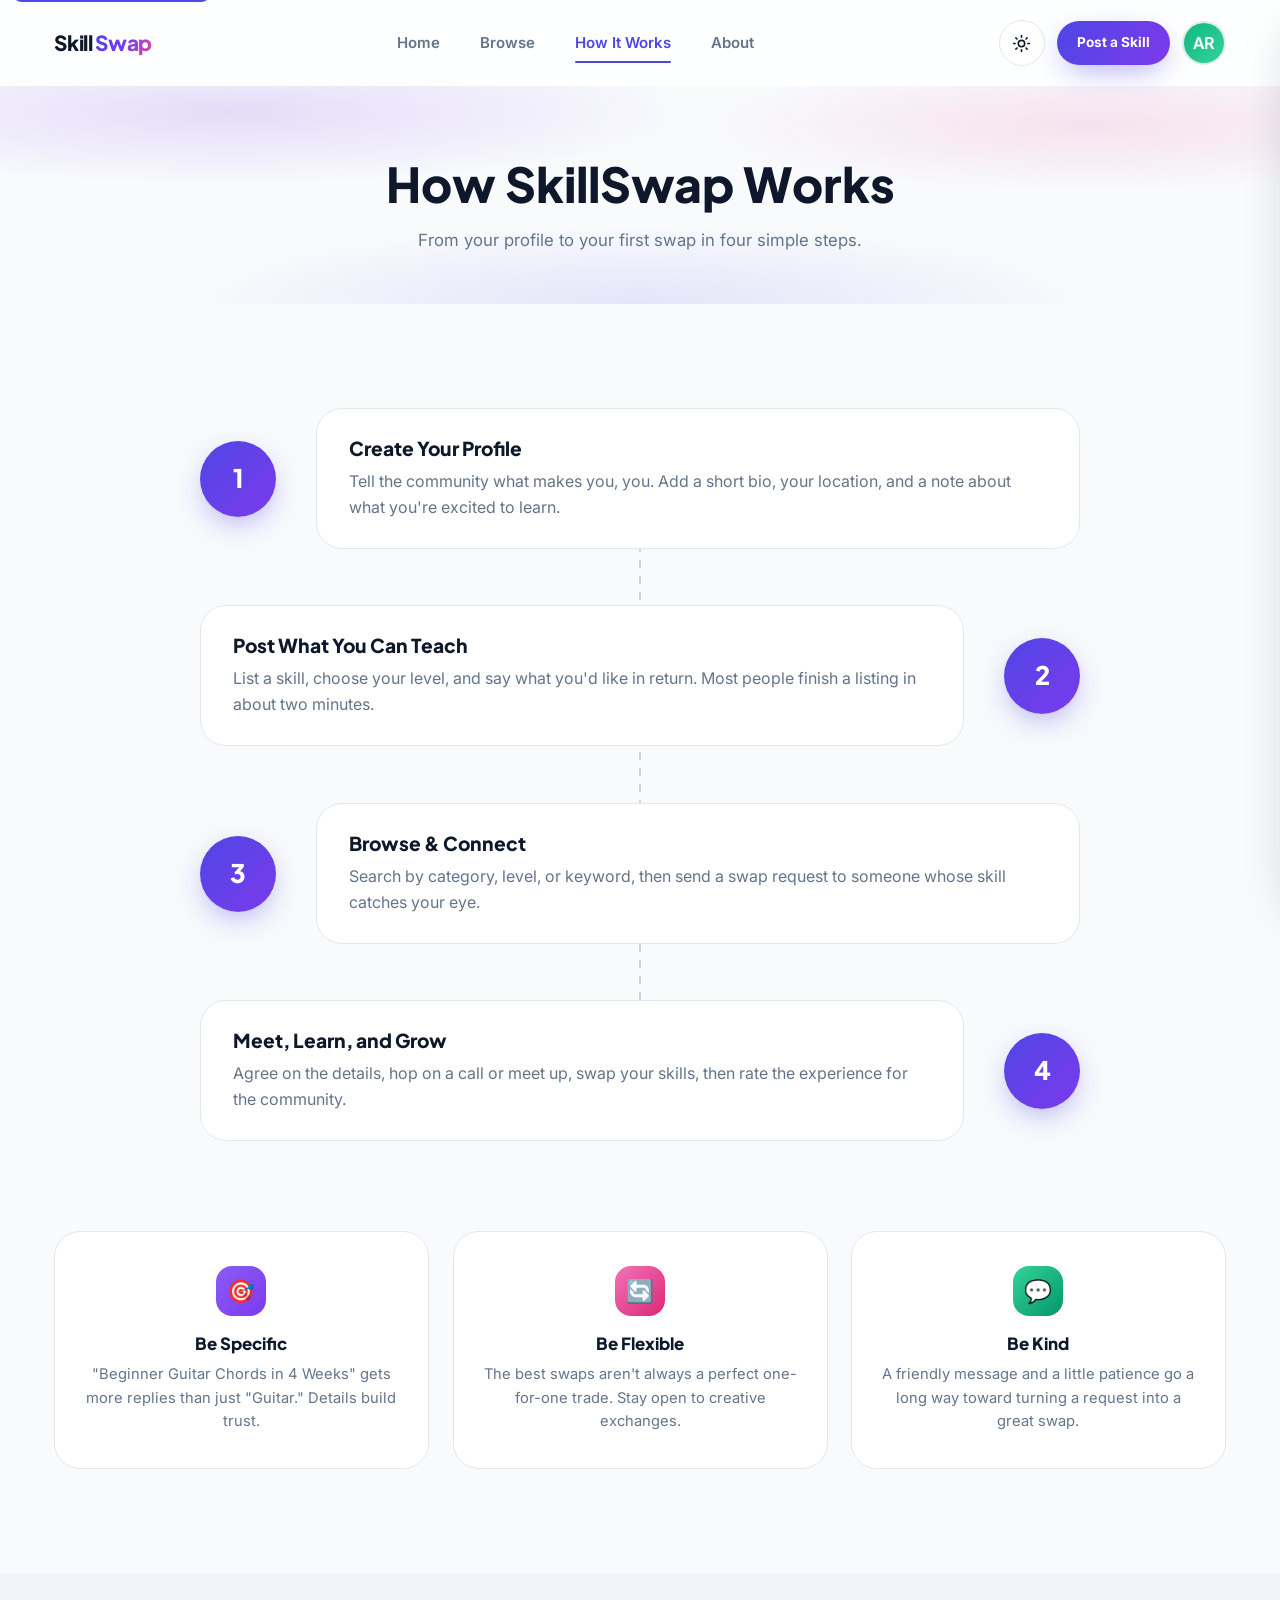
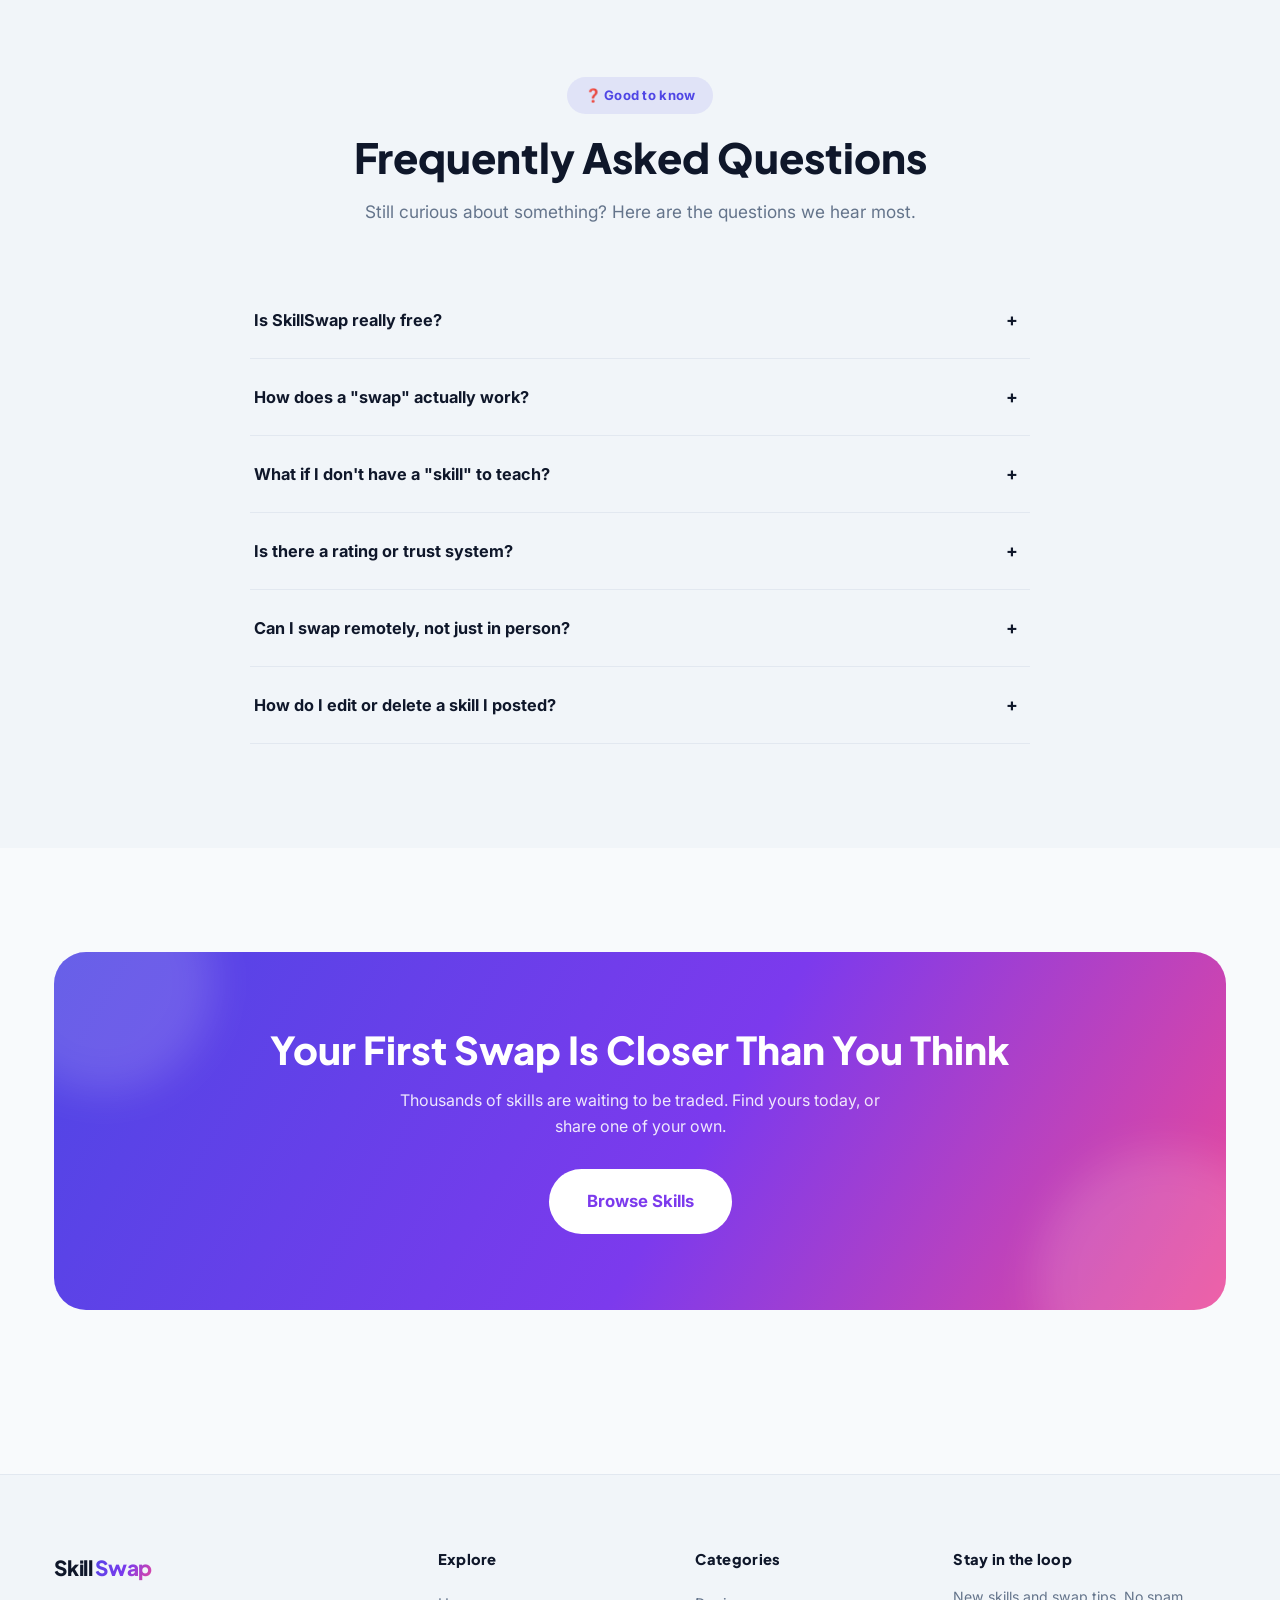
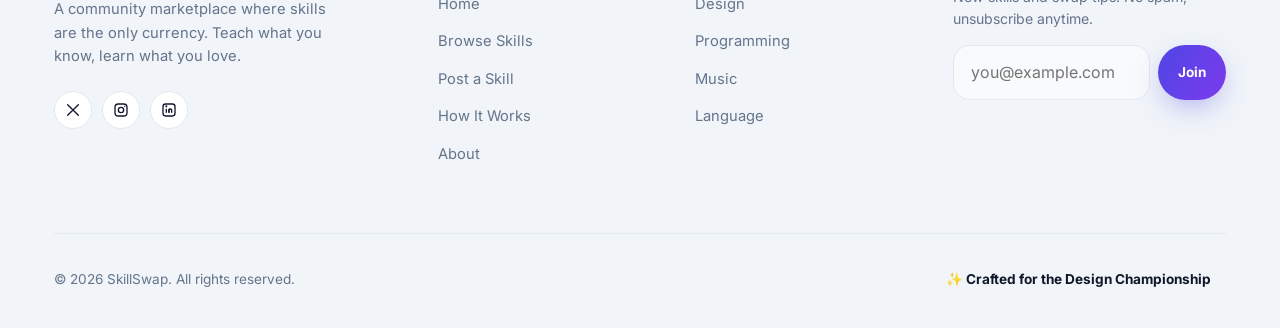
<file: how-it-works.html>
<!doctype html>
<html lang="en">
<head>
  <meta charset="UTF-8">
  <meta name="viewport" content="width=device-width, initial-scale=1.0">
  <title>How It Works | SkillSwap</title>
  <meta name="description" content="From creating your profile to completing your first swap: here's exactly how SkillSwap works, plus answers to common questions.">
  <meta name="theme-color" content="#4f46e5">
  <link rel="icon" href="data:image/svg+xml,<svg xmlns='http://www.w3.org/2000/svg' viewBox='0 0 100 100'><text y='.9em' font-size='90'>🤝</text></svg>">
  <link rel="stylesheet" href="css/styles.css">
</head>
<body>
  <a class="skip-link" href="#main">Skip to main content</a>

  <header class="site-header">
    <div class="container header-inner">
      <a href="index.html" class="logo logo-text"><span class="logo-skill">Skill</span><span class="logo-swap">Swap</span></a>
      <nav class="nav-links" aria-label="Primary">
        <a href="index.html" class="nav-link">Home</a>
        <a href="browse.html" class="nav-link">Browse</a>
        <a href="how-it-works.html" class="nav-link">How It Works</a>
        <a href="about.html" class="nav-link">About</a>
      </nav>
      <div class="header-actions">
        <button type="button" class="btn-icon theme-toggle" aria-label="Toggle dark mode" aria-pressed="false">
          <svg class="icon-sun" width="19" height="19" viewBox="0 0 24 24" fill="none" stroke="currentColor" stroke-width="2" stroke-linecap="round"><circle cx="12" cy="12" r="4"/><path d="M12 2v2M12 20v2M4.9 4.9l1.4 1.4M17.7 17.7l1.4 1.4M2 12h2M20 12h2M4.9 19.1l1.4-1.4M17.7 6.3l1.4-1.4"/></svg>
          <svg class="icon-moon" width="19" height="19" viewBox="0 0 24 24" fill="none" stroke="currentColor" stroke-width="2" stroke-linecap="round" stroke-linejoin="round"><path d="M21 12.8A9 9 0 1111.2 3a7 7 0 009.8 9.8z"/></svg>
        </button>
        <a href="post-skill.html" class="btn btn-primary btn-sm nav-cta">Post a Skill</a>
        <a href="profile.html" class="profile-link" aria-label="Your profile"><span class="avatar avatar-c2">AR</span></a>
        <button type="button" class="nav-toggle" aria-label="Open menu" aria-expanded="false"><span></span><span></span><span></span></button>
      </div>
    </div>
  </header>
  <div class="panel-backdrop"></div>
  <nav id="mobile-panel" aria-label="Mobile">
    <a href="index.html" class="mobile-link">Home</a>
    <a href="browse.html" class="mobile-link">Browse Skills</a>
    <a href="post-skill.html" class="mobile-link">Post a Skill</a>
    <a href="how-it-works.html" class="mobile-link">How It Works</a>
    <a href="profile.html" class="mobile-link">Profile</a>
    <a href="about.html" class="mobile-link">About</a>
    <a href="post-skill.html" class="btn btn-primary btn-block mobile-cta">Post a Skill</a>
  </nav>

  <main id="main">
    <section class="page-header">
      <div class="container">
        <h1 data-reveal>How SkillSwap Works</h1>
        <p data-reveal>From your profile to your first swap in four simple steps.</p>
      </div>
    </section>

    <section class="section">
      <div class="container">
        <div class="steps-timeline">
          <div class="step-item" data-reveal="left">
            <div class="step-number">1</div>
            <div class="step-card">
              <h3>Create Your Profile</h3>
              <p>Tell the community what makes you, you. Add a short bio, your location, and a note about what you're excited to learn.</p>
            </div>
          </div>
          <div class="step-item" data-reveal="right">
            <div class="step-number">2</div>
            <div class="step-card">
              <h3>Post What You Can Teach</h3>
              <p>List a skill, choose your level, and say what you'd like in return. Most people finish a listing in about two minutes.</p>
            </div>
          </div>
          <div class="step-item" data-reveal="left">
            <div class="step-number">3</div>
            <div class="step-card">
              <h3>Browse & Connect</h3>
              <p>Search by category, level, or keyword, then send a swap request to someone whose skill catches your eye.</p>
            </div>
          </div>
          <div class="step-item" data-reveal="right">
            <div class="step-number">4</div>
            <div class="step-card">
              <h3>Meet, Learn, and Grow</h3>
              <p>Agree on the details, hop on a call or meet up, swap your skills, then rate the experience for the community.</p>
            </div>
          </div>
        </div>

        <div class="tips-grid">
          <div class="tip-card" data-reveal>
            <span class="cat-icon cat-icon-violet">🎯</span>
            <h3>Be Specific</h3>
            <p>"Beginner Guitar Chords in 4 Weeks" gets more replies than just "Guitar." Details build trust.</p>
          </div>
          <div class="tip-card" data-reveal>
            <span class="cat-icon cat-icon-pink">🔄</span>
            <h3>Be Flexible</h3>
            <p>The best swaps aren't always a perfect one-for-one trade. Stay open to creative exchanges.</p>
          </div>
          <div class="tip-card" data-reveal>
            <span class="cat-icon cat-icon-emerald">💬</span>
            <h3>Be Kind</h3>
            <p>A friendly message and a little patience go a long way toward turning a request into a great swap.</p>
          </div>
        </div>
      </div>
    </section>

    <section class="section section-alt">
      <div class="container">
        <div class="section-head" data-reveal>
          <span class="eyebrow">❓ Good to know</span>
          <h2>Frequently Asked Questions</h2>
          <p>Still curious about something? Here are the questions we hear most.</p>
        </div>
        <div class="accordion" data-reveal>
          <div class="accordion-item">
            <button type="button" class="accordion-header" aria-expanded="false">
              Is SkillSwap really free?
              <span class="accordion-icon">+</span>
            </button>
            <div class="accordion-panel"><div class="accordion-panel-inner">Yes. No money ever changes hands on SkillSwap. The entire idea is that your time and knowledge are the currency, so every trade is skill-for-skill.</div></div>
          </div>
          <div class="accordion-item">
            <button type="button" class="accordion-header" aria-expanded="false">
              How does a "swap" actually work?
              <span class="accordion-icon">+</span>
            </button>
            <div class="accordion-panel"><div class="accordion-panel-inner">You find a skill you want, send a request, and the two of you agree on details like timing, format, and how many sessions feels fair. Then you simply meet, teach, and learn.</div></div>
          </div>
          <div class="accordion-item">
            <button type="button" class="accordion-header" aria-expanded="false">
              What if I don't have a "skill" to teach?
              <span class="accordion-icon">+</span>
            </button>
            <div class="accordion-panel"><div class="accordion-panel-inner">You almost certainly do. Everyday abilities like organizing a budget, editing a resume, or even meal-prepping are valuable to someone else. You can also browse first and post later.</div></div>
          </div>
          <div class="accordion-item">
            <button type="button" class="accordion-header" aria-expanded="false">
              Is there a rating or trust system?
              <span class="accordion-icon">+</span>
            </button>
            <div class="accordion-panel"><div class="accordion-panel-inner">Every listing shows a rating built from past swaps, so you can see how reliable and helpful someone has been before you reach out.</div></div>
          </div>
          <div class="accordion-item">
            <button type="button" class="accordion-header" aria-expanded="false">
              Can I swap remotely, not just in person?
              <span class="accordion-icon">+</span>
            </button>
            <div class="accordion-panel"><div class="accordion-panel-inner">Definitely. Many skills, like languages, code, music theory, or design feedback, work great over a video call. In-person is only needed for hands-on skills.</div></div>
          </div>
          <div class="accordion-item">
            <button type="button" class="accordion-header" aria-expanded="false">
              How do I edit or delete a skill I posted?
              <span class="accordion-icon">+</span>
            </button>
            <div class="accordion-panel"><div class="accordion-panel-inner">Head to your Profile page and open the "My Skills" tab. Anything you've posted can be removed from there at any time.</div></div>
          </div>
        </div>
      </div>
    </section>

    <section class="section">
      <div class="container">
        <div class="cta-banner" data-reveal="scale">
          <h2>Your First Swap Is Closer Than You Think</h2>
          <p>Thousands of skills are waiting to be traded. Find yours today, or share one of your own.</p>
          <a href="browse.html" class="btn btn-white btn-lg">Browse Skills</a>
        </div>
      </div>
    </section>
  </main>

  <footer class="site-footer">
    <div class="container">
      <div class="footer-grid">
        <div class="footer-brand">
          <a href="index.html" class="logo logo-text"><span class="logo-skill">Skill</span><span class="logo-swap">Swap</span></a>
          <p>A community marketplace where skills are the only currency. Teach what you know, learn what you love.</p>
          <div class="footer-social">
            <a href="#" class="btn-icon btn-sm" aria-label="Twitter"><svg width="16" height="16" viewBox="0 0 24 24" fill="none" stroke="currentColor" stroke-width="2" stroke-linecap="round"><path d="M4 4l16 16M20 4L4 20"/></svg></a>
            <a href="#" class="btn-icon btn-sm" aria-label="Instagram"><svg width="16" height="16" viewBox="0 0 24 24" fill="none" stroke="currentColor" stroke-width="2"><rect x="3" y="3" width="18" height="18" rx="5"/><circle cx="12" cy="12" r="4"/><circle cx="17.5" cy="6.5" r="1" fill="currentColor" stroke="none"/></svg></a>
            <a href="#" class="btn-icon btn-sm" aria-label="LinkedIn"><svg width="16" height="16" viewBox="0 0 24 24" fill="none" stroke="currentColor" stroke-width="2"><rect x="3" y="3" width="18" height="18" rx="4"/><line x1="8" y1="10" x2="8" y2="16"/><circle cx="8" cy="6.5" r=".6" fill="currentColor"/><path d="M12 16v-3.5a2 2 0 0 1 4 0V16"/><line x1="12" y1="10" x2="12" y2="16"/></svg></a>
          </div>
        </div>
        <div class="footer-col">
          <h4>Explore</h4>
          <ul>
            <li><a href="index.html">Home</a></li>
            <li><a href="browse.html">Browse Skills</a></li>
            <li><a href="post-skill.html">Post a Skill</a></li>
            <li><a href="how-it-works.html">How It Works</a></li>
            <li><a href="about.html">About</a></li>
          </ul>
        </div>
        <div class="footer-col">
          <h4>Categories</h4>
          <ul>
            <li><a href="browse.html?category=design">Design</a></li>
            <li><a href="browse.html?category=programming">Programming</a></li>
            <li><a href="browse.html?category=music">Music</a></li>
            <li><a href="browse.html?category=language">Language</a></li>
          </ul>
        </div>
        <div class="footer-col">
          <h4>Stay in the loop</h4>
          <p style="color:var(--text-muted);font-size:.88rem;margin-bottom:14px">New skills and swap tips. No spam, unsubscribe anytime.</p>
          <form class="footer-newsletter">
            <label for="newsletter-email" class="sr-only">Email address</label>
            <input type="email" id="newsletter-email" placeholder="you@example.com" required>
            <button type="submit" class="btn btn-primary btn-sm">Join</button>
          </form>
        </div>
      </div>
      <div class="footer-bottom">
        <span>© <span data-year></span> SkillSwap. All rights reserved.</span>
        <span class="made-for-badge">✨ Crafted for the Design Championship</span>
      </div>
    </div>
  </footer>

  <script src="js/app.js"></script>
</body>
</html>
</file>
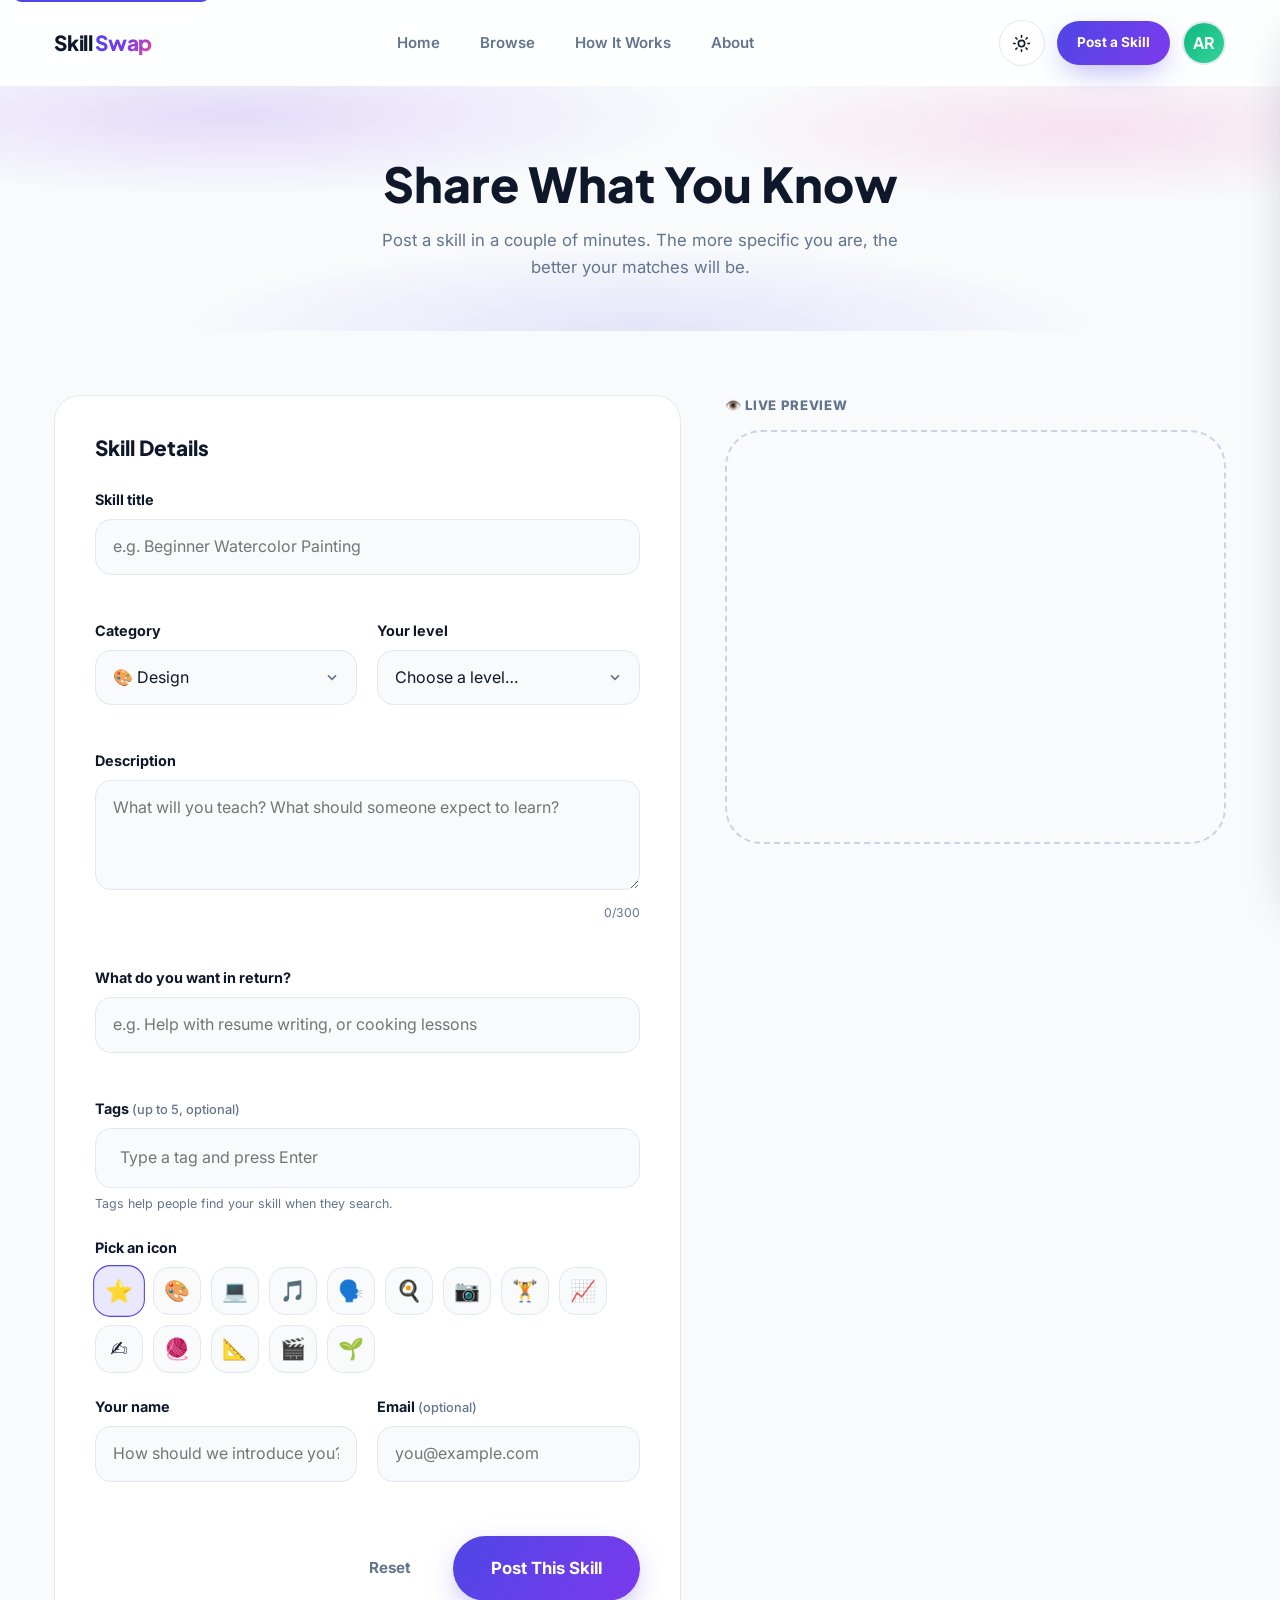
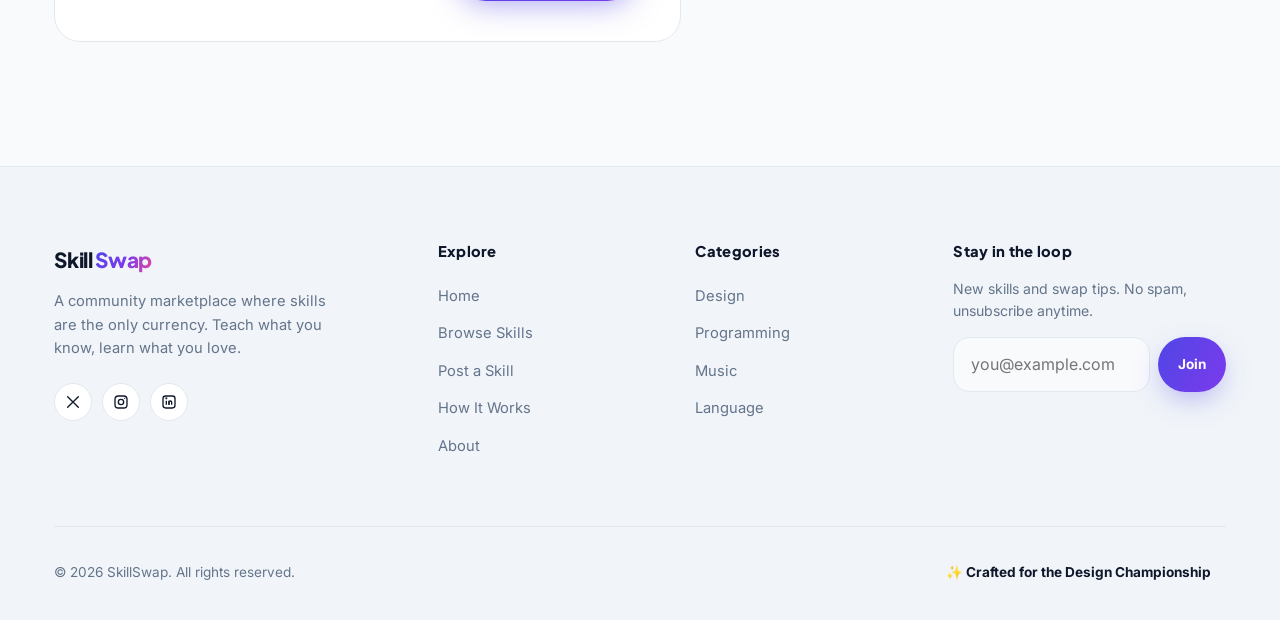
<file: post-skill.html>
<!doctype html>
<html lang="en">
<head>
  <meta charset="UTF-8">
  <meta name="viewport" content="width=device-width, initial-scale=1.0">
  <title>Post a Skill | SkillSwap</title>
  <meta name="description" content="Share a skill you can teach and what you'd like in return. It takes about two minutes and your listing appears instantly.">
  <meta name="theme-color" content="#4f46e5">
  <link rel="icon" href="data:image/svg+xml,<svg xmlns='http://www.w3.org/2000/svg' viewBox='0 0 100 100'><text y='.9em' font-size='90'>🤝</text></svg>">
  <link rel="stylesheet" href="css/styles.css">
</head>
<body>
  <a class="skip-link" href="#main">Skip to main content</a>

  <header class="site-header">
    <div class="container header-inner">
      <a href="index.html" class="logo logo-text"><span class="logo-skill">Skill</span><span class="logo-swap">Swap</span></a>
      <nav class="nav-links" aria-label="Primary">
        <a href="index.html" class="nav-link">Home</a>
        <a href="browse.html" class="nav-link">Browse</a>
        <a href="how-it-works.html" class="nav-link">How It Works</a>
        <a href="about.html" class="nav-link">About</a>
      </nav>
      <div class="header-actions">
        <button type="button" class="btn-icon theme-toggle" aria-label="Toggle dark mode" aria-pressed="false">
          <svg class="icon-sun" width="19" height="19" viewBox="0 0 24 24" fill="none" stroke="currentColor" stroke-width="2" stroke-linecap="round"><circle cx="12" cy="12" r="4"/><path d="M12 2v2M12 20v2M4.9 4.9l1.4 1.4M17.7 17.7l1.4 1.4M2 12h2M20 12h2M4.9 19.1l1.4-1.4M17.7 6.3l1.4-1.4"/></svg>
          <svg class="icon-moon" width="19" height="19" viewBox="0 0 24 24" fill="none" stroke="currentColor" stroke-width="2" stroke-linecap="round" stroke-linejoin="round"><path d="M21 12.8A9 9 0 1111.2 3a7 7 0 009.8 9.8z"/></svg>
        </button>
        <a href="post-skill.html" class="btn btn-primary btn-sm nav-cta">Post a Skill</a>
        <a href="profile.html" class="profile-link" aria-label="Your profile"><span class="avatar avatar-c2">AR</span></a>
        <button type="button" class="nav-toggle" aria-label="Open menu" aria-expanded="false"><span></span><span></span><span></span></button>
      </div>
    </div>
  </header>
  <div class="panel-backdrop"></div>
  <nav id="mobile-panel" aria-label="Mobile">
    <a href="index.html" class="mobile-link">Home</a>
    <a href="browse.html" class="mobile-link">Browse Skills</a>
    <a href="post-skill.html" class="mobile-link">Post a Skill</a>
    <a href="how-it-works.html" class="mobile-link">How It Works</a>
    <a href="profile.html" class="mobile-link">Profile</a>
    <a href="about.html" class="mobile-link">About</a>
    <a href="post-skill.html" class="btn btn-primary btn-block mobile-cta">Post a Skill</a>
  </nav>

  <main id="main">
    <section class="page-header">
      <div class="container">
        <h1 data-reveal>Share What You Know</h1>
        <p data-reveal>Post a skill in a couple of minutes. The more specific you are, the better your matches will be.</p>
      </div>
    </section>

    <section class="section-sm">
      <div class="container">
        <div id="post-form-wrap" class="post-layout">
          <div class="form-card" data-reveal="left">
            <h2>Skill Details</h2>
            <form id="post-form" novalidate>
              <div class="form-group">
                <label for="title">Skill title</label>
                <input type="text" id="title" name="title" placeholder="e.g. Beginner Watercolor Painting" maxlength="70">
                <div class="form-error" data-error-for="title"></div>
              </div>

              <div class="form-row">
                <div class="form-group">
                  <label for="category">Category</label>
                  <select id="category" name="category">
                    <option value="design">🎨 Design</option>
                    <option value="programming">💻 Programming</option>
                    <option value="music">🎵 Music</option>
                    <option value="language">🗣️ Language</option>
                    <option value="cooking">🍳 Cooking</option>
                    <option value="photography">📷 Photography</option>
                    <option value="fitness">🏋️ Fitness</option>
                    <option value="business">📈 Business</option>
                  </select>
                  <div class="form-error" data-error-for="category"></div>
                </div>
                <div class="form-group">
                  <label for="level">Your level</label>
                  <select id="level" name="level">
                    <option value="">Choose a level…</option>
                    <option value="Beginner">Beginner</option>
                    <option value="Intermediate">Intermediate</option>
                    <option value="Expert">Expert</option>
                  </select>
                  <div class="form-error" data-error-for="level"></div>
                </div>
              </div>

              <div class="form-group">
                <label for="description">Description</label>
                <textarea id="description" name="description" maxlength="300" placeholder="What will you teach? What should someone expect to learn?"></textarea>
                <div class="char-count"><span id="desc-count">0/300</span></div>
                <div class="form-error" data-error-for="description"></div>
              </div>

              <div class="form-group">
                <label for="wantInExchange">What do you want in return?</label>
                <input type="text" id="wantInExchange" name="wantInExchange" placeholder="e.g. Help with resume writing, or cooking lessons">
                <div class="form-error" data-error-for="wantInExchange"></div>
              </div>

              <div class="form-group">
                <label>Tags <span class="optional-tag">(up to 5, optional)</span></label>
                <div class="tag-input-wrap" id="tags-container-wrap">
                  <span id="tags-container"></span>
                  <input type="text" id="tag-input" placeholder="Type a tag and press Enter">
                </div>
                <div class="form-hint">Tags help people find your skill when they search.</div>
              </div>

              <div class="form-group">
                <label>Pick an icon</label>
                <div class="icon-picker" id="icon-picker"></div>
              </div>

              <div class="form-row">
                <div class="form-group">
                  <label for="name">Your name</label>
                  <input type="text" id="name" name="name" placeholder="How should we introduce you?">
                  <div class="form-error" data-error-for="name"></div>
                </div>
                <div class="form-group">
                  <label for="email">Email <span class="optional-tag">(optional)</span></label>
                  <input type="email" id="email" name="email" placeholder="you@example.com">
                  <div class="form-error" data-error-for="email"></div>
                </div>
              </div>

              <div class="form-actions">
                <button type="reset" class="btn btn-ghost">Reset</button>
                <button type="submit" class="btn btn-primary btn-lg">Post This Skill</button>
              </div>
            </form>
          </div>

          <div class="preview-panel" data-reveal="right">
            <div class="preview-label">👁️ Live preview</div>
            <div class="preview-frame">
              <div id="live-preview"></div>
            </div>
          </div>
        </div>

        <div id="success-panel" class="success-panel" hidden data-reveal="scale">
          <div class="success-icon">✓</div>
          <h2>Your skill is live!</h2>
          <p>Your listing now appears in Browse Skills and on your profile. People can request a swap any time.</p>
          <div class="success-actions">
            <a href="browse.html" class="btn btn-primary">View in Browse</a>
            <a href="profile.html" class="btn btn-outline">Go to My Profile</a>
            <button type="button" class="btn btn-ghost" id="post-another">Post Another Skill</button>
          </div>
        </div>
      </div>
    </section>
  </main>

  <footer class="site-footer">
    <div class="container">
      <div class="footer-grid">
        <div class="footer-brand">
          <a href="index.html" class="logo logo-text"><span class="logo-skill">Skill</span><span class="logo-swap">Swap</span></a>
          <p>A community marketplace where skills are the only currency. Teach what you know, learn what you love.</p>
          <div class="footer-social">
            <a href="#" class="btn-icon btn-sm" aria-label="Twitter"><svg width="16" height="16" viewBox="0 0 24 24" fill="none" stroke="currentColor" stroke-width="2" stroke-linecap="round"><path d="M4 4l16 16M20 4L4 20"/></svg></a>
            <a href="#" class="btn-icon btn-sm" aria-label="Instagram"><svg width="16" height="16" viewBox="0 0 24 24" fill="none" stroke="currentColor" stroke-width="2"><rect x="3" y="3" width="18" height="18" rx="5"/><circle cx="12" cy="12" r="4"/><circle cx="17.5" cy="6.5" r="1" fill="currentColor" stroke="none"/></svg></a>
            <a href="#" class="btn-icon btn-sm" aria-label="LinkedIn"><svg width="16" height="16" viewBox="0 0 24 24" fill="none" stroke="currentColor" stroke-width="2"><rect x="3" y="3" width="18" height="18" rx="4"/><line x1="8" y1="10" x2="8" y2="16"/><circle cx="8" cy="6.5" r=".6" fill="currentColor"/><path d="M12 16v-3.5a2 2 0 0 1 4 0V16"/><line x1="12" y1="10" x2="12" y2="16"/></svg></a>
          </div>
        </div>
        <div class="footer-col">
          <h4>Explore</h4>
          <ul>
            <li><a href="index.html">Home</a></li>
            <li><a href="browse.html">Browse Skills</a></li>
            <li><a href="post-skill.html">Post a Skill</a></li>
            <li><a href="how-it-works.html">How It Works</a></li>
            <li><a href="about.html">About</a></li>
          </ul>
        </div>
        <div class="footer-col">
          <h4>Categories</h4>
          <ul>
            <li><a href="browse.html?category=design">Design</a></li>
            <li><a href="browse.html?category=programming">Programming</a></li>
            <li><a href="browse.html?category=music">Music</a></li>
            <li><a href="browse.html?category=language">Language</a></li>
          </ul>
        </div>
        <div class="footer-col">
          <h4>Stay in the loop</h4>
          <p style="color:var(--text-muted);font-size:.88rem;margin-bottom:14px">New skills and swap tips. No spam, unsubscribe anytime.</p>
          <form class="footer-newsletter">
            <label for="newsletter-email" class="sr-only">Email address</label>
            <input type="email" id="newsletter-email" placeholder="you@example.com" required>
            <button type="submit" class="btn btn-primary btn-sm">Join</button>
          </form>
        </div>
      </div>
      <div class="footer-bottom">
        <span>© <span data-year></span> SkillSwap. All rights reserved.</span>
        <span class="made-for-badge">✨ Crafted for the Design Championship</span>
      </div>
    </div>
  </footer>

  <script src="js/app.js"></script>
  <script src="js/post-skill.js"></script>
</body>
</html>
</file>
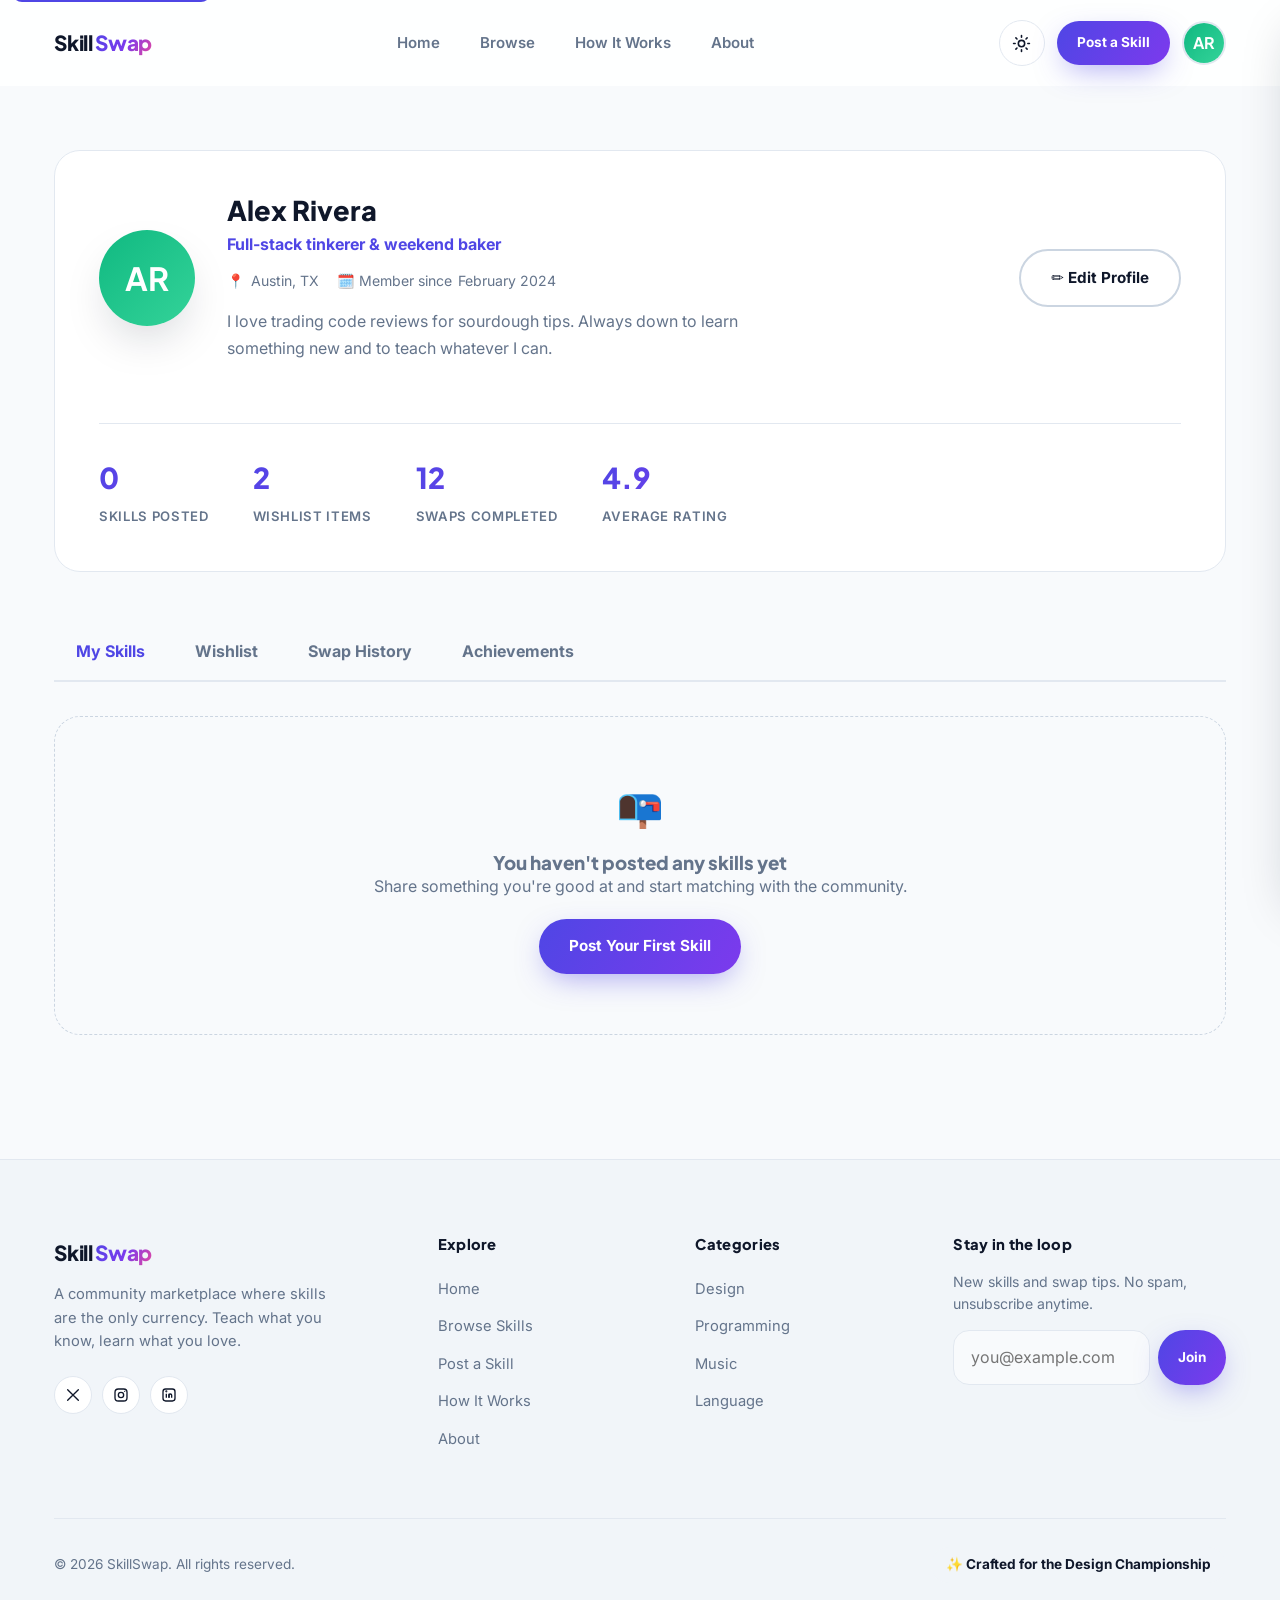
<file: profile.html>
<!doctype html>
<html lang="en">
<head>
  <meta charset="UTF-8">
  <meta name="viewport" content="width=device-width, initial-scale=1.0">
  <title>My Profile | SkillSwap</title>
  <meta name="description" content="Manage your SkillSwap profile: the skills you've posted, your wishlist, your swap history, and the badges you've earned.">
  <meta name="theme-color" content="#4f46e5">
  <link rel="icon" href="data:image/svg+xml,<svg xmlns='http://www.w3.org/2000/svg' viewBox='0 0 100 100'><text y='.9em' font-size='90'>🤝</text></svg>">
  <link rel="stylesheet" href="css/styles.css">
</head>
<body>
  <a class="skip-link" href="#main">Skip to main content</a>

  <header class="site-header">
    <div class="container header-inner">
      <a href="index.html" class="logo logo-text"><span class="logo-skill">Skill</span><span class="logo-swap">Swap</span></a>
      <nav class="nav-links" aria-label="Primary">
        <a href="index.html" class="nav-link">Home</a>
        <a href="browse.html" class="nav-link">Browse</a>
        <a href="how-it-works.html" class="nav-link">How It Works</a>
        <a href="about.html" class="nav-link">About</a>
      </nav>
      <div class="header-actions">
        <button type="button" class="btn-icon theme-toggle" aria-label="Toggle dark mode" aria-pressed="false">
          <svg class="icon-sun" width="19" height="19" viewBox="0 0 24 24" fill="none" stroke="currentColor" stroke-width="2" stroke-linecap="round"><circle cx="12" cy="12" r="4"/><path d="M12 2v2M12 20v2M4.9 4.9l1.4 1.4M17.7 17.7l1.4 1.4M2 12h2M20 12h2M4.9 19.1l1.4-1.4M17.7 6.3l1.4-1.4"/></svg>
          <svg class="icon-moon" width="19" height="19" viewBox="0 0 24 24" fill="none" stroke="currentColor" stroke-width="2" stroke-linecap="round" stroke-linejoin="round"><path d="M21 12.8A9 9 0 1111.2 3a7 7 0 009.8 9.8z"/></svg>
        </button>
        <a href="post-skill.html" class="btn btn-primary btn-sm nav-cta">Post a Skill</a>
        <a href="profile.html" class="profile-link" aria-label="Your profile"><span class="avatar avatar-c2">AR</span></a>
        <button type="button" class="nav-toggle" aria-label="Open menu" aria-expanded="false"><span></span><span></span><span></span></button>
      </div>
    </div>
  </header>
  <div class="panel-backdrop"></div>
  <nav id="mobile-panel" aria-label="Mobile">
    <a href="index.html" class="mobile-link">Home</a>
    <a href="browse.html" class="mobile-link">Browse Skills</a>
    <a href="post-skill.html" class="mobile-link">Post a Skill</a>
    <a href="how-it-works.html" class="mobile-link">How It Works</a>
    <a href="profile.html" class="mobile-link">Profile</a>
    <a href="about.html" class="mobile-link">About</a>
    <a href="post-skill.html" class="btn btn-primary btn-block mobile-cta">Post a Skill</a>
  </nav>

  <main id="main">
    <section class="section-sm">
      <div class="container">
        <div class="profile-header" data-reveal>
          <span class="avatar avatar-xl avatar-c2" id="profile-avatar">AR</span>
          <div class="profile-info">
            <h1 class="profile-name" id="profile-name">Alex Rivera</h1>
            <p class="profile-tagline" id="profile-tagline">Full-stack tinkerer &amp; weekend baker</p>
            <div class="profile-meta">
              <span>📍 <span id="profile-location">Austin, TX</span></span>
              <span>🗓️ Member since <span id="profile-since">Feb 2024</span></span>
            </div>
            <p class="profile-bio" id="profile-bio">I love trading code reviews for sourdough tips. Always down to learn something new and to teach whatever I can.</p>
          </div>
          <div class="profile-actions">
            <button type="button" class="btn btn-outline" id="edit-profile-btn">✏️ Edit Profile</button>
          </div>
          <div class="profile-stats">
            <div class="stat-item"><span class="stat-num" id="stat-skills">0</span><span class="stat-label">Skills Posted</span></div>
            <div class="stat-item"><span class="stat-num" id="stat-wishlist">0</span><span class="stat-label">Wishlist Items</span></div>
            <div class="stat-item"><span class="stat-num">12</span><span class="stat-label">Swaps Completed</span></div>
            <div class="stat-item"><span class="stat-num">4.9</span><span class="stat-label">Average Rating</span></div>
          </div>
        </div>

        <div class="tabs-bar" role="tablist" aria-label="Profile sections">
          <button type="button" class="tab-btn active" data-tab="skills" role="tab" aria-selected="true">My Skills</button>
          <button type="button" class="tab-btn" data-tab="wishlist" role="tab" aria-selected="false">Wishlist</button>
          <button type="button" class="tab-btn" data-tab="history" role="tab" aria-selected="false">Swap History</button>
          <button type="button" class="tab-btn" data-tab="achievements" role="tab" aria-selected="false">Achievements</button>
          <span class="tab-indicator"></span>
        </div>

        <div class="tab-panel active" id="panel-skills" role="tabpanel">
          <div class="skills-grid stagger" id="my-skills-grid"></div>
          <div class="empty-inline" id="my-skills-empty" hidden>
            <span class="emoji">📭</span>
            <h3>You haven't posted any skills yet</h3>
            <p style="margin-bottom:20px">Share something you're good at and start matching with the community.</p>
            <a href="post-skill.html" class="btn btn-primary">Post Your First Skill</a>
          </div>
        </div>

        <div class="tab-panel" id="panel-wishlist" role="tabpanel">
          <form class="wishlist-form" id="wishlist-form">
            <label for="wishlist-input" class="sr-only">Add a skill you want to learn</label>
            <input type="text" id="wishlist-input" placeholder="A skill you'd love to learn…" style="flex:1">
            <button type="submit" class="btn btn-primary">Add</button>
          </form>
          <ul class="wishlist-list" id="wishlist-list"></ul>
          <div class="empty-inline" id="wishlist-empty" hidden>
            <span class="emoji">💭</span>
            <h3>Your wishlist is empty</h3>
            <p>Add a skill above so the community knows what you're hoping to learn.</p>
          </div>
        </div>

        <div class="tab-panel" id="panel-history" role="tabpanel">
          <div class="history-list">
            <div class="history-item" data-reveal>
              <div class="history-main">
                <span class="cat-icon cat-icon-emerald" style="width:42px;height:42px;font-size:1.1rem">🧘</span>
                <div><span class="history-skill">Intro to Yoga &amp; Mobility</span><span class="history-partner">with Marcus Chen</span></div>
              </div>
              <span class="history-date">Aug 14, 2026</span>
              <span class="status-badge status-completed">Completed</span>
            </div>
            <div class="history-item" data-reveal>
              <div class="history-main">
                <span class="cat-icon cat-icon-blue" style="width:42px;height:42px;font-size:1.1rem">💻</span>
                <div><span class="history-skill">React &amp; JavaScript Fundamentals</span><span class="history-partner">with Sofia Torres</span></div>
              </div>
              <span class="history-date">Jul 30, 2026</span>
              <span class="status-badge status-completed">Completed</span>
            </div>
            <div class="history-item" data-reveal>
              <div class="history-main">
                <span class="cat-icon cat-icon-amber" style="width:42px;height:42px;font-size:1.1rem">🍞</span>
                <div><span class="history-skill">Home Sourdough Bread Baking</span><span class="history-partner">with Jamal Whitfield</span></div>
              </div>
              <span class="history-date">Jul 2, 2026</span>
              <span class="status-badge status-completed">Completed</span>
            </div>
            <div class="history-item" data-reveal>
              <div class="history-main">
                <span class="cat-icon cat-icon-violet" style="width:42px;height:42px;font-size:1.1rem">🖌️</span>
                <div><span class="history-skill">UI Design in Figma</span><span class="history-partner">with Diego Ramirez</span></div>
              </div>
              <span class="history-date">Jun 18, 2026</span>
              <span class="status-badge status-completed">Completed</span>
            </div>
          </div>
          <p style="color:var(--text-muted);font-size:.82rem;margin-top:18px">Sample history shown for demo purposes.</p>
        </div>

        <div class="tab-panel" id="panel-achievements" role="tabpanel">
          <div class="badge-grid" id="achievements-grid"></div>
        </div>
      </div>
    </section>
  </main>

  <div class="modal" id="edit-modal" aria-hidden="true" role="dialog" aria-modal="true">
    <div class="modal-panel">
      <button type="button" class="btn-icon modal-close" data-modal-close aria-label="Close">✕</button>
      <h2 style="margin-bottom:24px">Edit Your Profile</h2>
      <form id="edit-form">
        <div class="form-group">
          <label for="edit-name">Name</label>
          <input type="text" id="edit-name" data-autofocus>
        </div>
        <div class="form-group">
          <label for="edit-tagline">Tagline</label>
          <input type="text" id="edit-tagline" maxlength="60">
        </div>
        <div class="form-group">
          <label for="edit-location">Location</label>
          <input type="text" id="edit-location">
        </div>
        <div class="form-group">
          <label for="edit-bio">Bio</label>
          <textarea id="edit-bio" maxlength="220"></textarea>
        </div>
        <div class="form-actions">
          <button type="button" class="btn btn-ghost" data-modal-close>Cancel</button>
          <button type="submit" class="btn btn-primary">Save Changes</button>
        </div>
      </form>
    </div>
  </div>

  <footer class="site-footer">
    <div class="container">
      <div class="footer-grid">
        <div class="footer-brand">
          <a href="index.html" class="logo logo-text"><span class="logo-skill">Skill</span><span class="logo-swap">Swap</span></a>
          <p>A community marketplace where skills are the only currency. Teach what you know, learn what you love.</p>
          <div class="footer-social">
            <a href="#" class="btn-icon btn-sm" aria-label="Twitter"><svg width="16" height="16" viewBox="0 0 24 24" fill="none" stroke="currentColor" stroke-width="2" stroke-linecap="round"><path d="M4 4l16 16M20 4L4 20"/></svg></a>
            <a href="#" class="btn-icon btn-sm" aria-label="Instagram"><svg width="16" height="16" viewBox="0 0 24 24" fill="none" stroke="currentColor" stroke-width="2"><rect x="3" y="3" width="18" height="18" rx="5"/><circle cx="12" cy="12" r="4"/><circle cx="17.5" cy="6.5" r="1" fill="currentColor" stroke="none"/></svg></a>
            <a href="#" class="btn-icon btn-sm" aria-label="LinkedIn"><svg width="16" height="16" viewBox="0 0 24 24" fill="none" stroke="currentColor" stroke-width="2"><rect x="3" y="3" width="18" height="18" rx="4"/><line x1="8" y1="10" x2="8" y2="16"/><circle cx="8" cy="6.5" r=".6" fill="currentColor"/><path d="M12 16v-3.5a2 2 0 0 1 4 0V16"/><line x1="12" y1="10" x2="12" y2="16"/></svg></a>
          </div>
        </div>
        <div class="footer-col">
          <h4>Explore</h4>
          <ul>
            <li><a href="index.html">Home</a></li>
            <li><a href="browse.html">Browse Skills</a></li>
            <li><a href="post-skill.html">Post a Skill</a></li>
            <li><a href="how-it-works.html">How It Works</a></li>
            <li><a href="about.html">About</a></li>
          </ul>
        </div>
        <div class="footer-col">
          <h4>Categories</h4>
          <ul>
            <li><a href="browse.html?category=design">Design</a></li>
            <li><a href="browse.html?category=programming">Programming</a></li>
            <li><a href="browse.html?category=music">Music</a></li>
            <li><a href="browse.html?category=language">Language</a></li>
          </ul>
        </div>
        <div class="footer-col">
          <h4>Stay in the loop</h4>
          <p style="color:var(--text-muted);font-size:.88rem;margin-bottom:14px">New skills and swap tips. No spam, unsubscribe anytime.</p>
          <form class="footer-newsletter">
            <label for="newsletter-email" class="sr-only">Email address</label>
            <input type="email" id="newsletter-email" placeholder="you@example.com" required>
            <button type="submit" class="btn btn-primary btn-sm">Join</button>
          </form>
        </div>
      </div>
      <div class="footer-bottom">
        <span>© <span data-year></span> SkillSwap. All rights reserved.</span>
        <span class="made-for-badge">✨ Crafted for the Design Championship</span>
      </div>
    </div>
  </footer>

  <script src="js/app.js"></script>
  <script src="js/profile.js"></script>
</body>
</html>
</file>
<file: css/styles.css>
/* =========================================================
   SkillSwap — Design System & Styles
   HTML/CSS/vanilla JS only. No frameworks.
   ========================================================= */

@import url('https://fonts.googleapis.com/css2?family=Inter:wght@400;500;600;700&family=Plus+Jakarta+Sans:wght@500;600;700;800&display=swap');

/* -----------------------------
   1. Tokens
------------------------------*/
:root{
  --primary:#4f46e5;
  --primary-2:#7c3aed;
  --primary-3:#ec4899;
  --primary-rgb:79,70,229;
  --success:#10b981;
  --warning:#f59e0b;
  --danger:#ef4444;
  --danger-rgb:239,68,68;

  --bg:#f8fafc;
  --surface:#ffffff;
  --bg-subtle:#f1f5f9;
  --border:#e2e8f0;
  --border-strong:#cbd5e1;
  --text:#0f172a;
  --text-muted:#64748b;
  --footer-bg:#f1f5f9;

  --hero-bg:radial-gradient(60% 55% at 18% 12%,rgba(124,58,237,.16),transparent 60%),
            radial-gradient(50% 50% at 85% 18%,rgba(236,72,153,.14),transparent 60%),
            radial-gradient(60% 60% at 50% 100%,rgba(79,70,229,.12),transparent 60%),
            var(--bg);

  --shadow-sm:0 1px 2px rgba(15,23,42,.06);
  --shadow-md:0 8px 24px -8px rgba(15,23,42,.16);
  --shadow-lg:0 20px 48px -14px rgba(15,23,42,.22);
  --shadow-glow:0 10px 30px -8px rgba(79,70,229,.5);

  --radius-sm:10px;
  --radius-md:16px;
  --radius-lg:26px;
  --radius-full:999px;

  --ease:cubic-bezier(.4,0,.2,1);
  --font-heading:'Plus Jakarta Sans',Inter,system-ui,-apple-system,sans-serif;
  --font-body:'Inter',system-ui,-apple-system,sans-serif;
}

:root:not([data-theme="light"]){
  @media (prefers-color-scheme: dark){
    --bg:#0a0e1a; --surface:#121830; --bg-subtle:#171f3a; --border:#232b4a; --border-strong:#303a63;
    --text:#eef1fb; --text-muted:#98a2c7; --footer-bg:#080b16;
    --hero-bg:radial-gradient(60% 55% at 18% 12%,rgba(124,58,237,.35),transparent 60%),
              radial-gradient(50% 50% at 85% 18%,rgba(236,72,153,.22),transparent 60%),
              radial-gradient(60% 60% at 50% 100%,rgba(79,70,229,.28),transparent 60%),
              var(--bg);
    --shadow-sm:0 1px 2px rgba(0,0,0,.4); --shadow-md:0 8px 24px -8px rgba(0,0,0,.55);
    --shadow-lg:0 24px 56px -16px rgba(0,0,0,.65); --shadow-glow:0 10px 34px -8px rgba(124,58,237,.6);
  }
}
:root[data-theme="dark"]{
  --bg:#0a0e1a; --surface:#121830; --bg-subtle:#171f3a; --border:#232b4a; --border-strong:#303a63;
  --text:#eef1fb; --text-muted:#98a2c7; --footer-bg:#080b16;
  --hero-bg:radial-gradient(60% 55% at 18% 12%,rgba(124,58,237,.35),transparent 60%),
            radial-gradient(50% 50% at 85% 18%,rgba(236,72,153,.22),transparent 60%),
            radial-gradient(60% 60% at 50% 100%,rgba(79,70,229,.28),transparent 60%),
            var(--bg);
  --shadow-sm:0 1px 2px rgba(0,0,0,.4); --shadow-md:0 8px 24px -8px rgba(0,0,0,.55);
  --shadow-lg:0 24px 56px -16px rgba(0,0,0,.65); --shadow-glow:0 10px 34px -8px rgba(124,58,237,.6);
}

/* -----------------------------
   2. Reset & base
------------------------------*/
*,*::before,*::after{box-sizing:border-box;margin:0;padding:0}
html{scroll-behavior:smooth;-webkit-text-size-adjust:100%}
body{
  background:var(--bg);color:var(--text);font-family:var(--font-body);
  line-height:1.6;font-size:16px;overflow-x:hidden;transition:background .35s var(--ease),color .35s var(--ease);
}
body.no-scroll{overflow:hidden}
img,svg{display:block;max-width:100%}
button,input,select,textarea{font:inherit;color:inherit}
button{cursor:pointer;background:none;border:none}
a{color:inherit;text-decoration:none}
ul{list-style:none}
h1,h2,h3,h4{font-family:var(--font-heading);line-height:1.15;font-weight:800}
::selection{background:var(--primary);color:#fff}
::-webkit-scrollbar{width:10px;height:10px}
::-webkit-scrollbar-track{background:var(--bg-subtle)}
::-webkit-scrollbar-thumb{background:var(--border-strong);border-radius:999px}
::-webkit-scrollbar-thumb:hover{background:var(--primary-2)}
:focus-visible{outline:2px solid var(--primary);outline-offset:3px;border-radius:4px}
:focus:not(:focus-visible){outline:none}

.skip-link{
  position:absolute;top:-48px;left:12px;background:var(--primary);color:#fff;padding:12px 20px;
  border-radius:var(--radius-sm);z-index:1000;transition:top .25s var(--ease);font-weight:700;
}
.skip-link:focus{top:12px}
.sr-only{position:absolute;width:1px;height:1px;overflow:hidden;clip:rect(0,0,0,0);white-space:nowrap}

/* -----------------------------
   3. Layout utilities
------------------------------*/
.container{max-width:1220px;margin:0 auto;padding:0 24px}
main{display:block}
.section{padding:104px 0}
.section-sm{padding:64px 0}
.section-alt{background:var(--bg-subtle)}
.section-head{max-width:640px;margin:0 auto 56px;text-align:center}
.section-head.left{margin:0 0 48px;text-align:left}
.section-head h2{font-size:clamp(1.8rem,3.4vw,2.6rem);margin-bottom:16px}
.section-head p{color:var(--text-muted);font-size:1.08rem}
.eyebrow{
  display:inline-flex;align-items:center;gap:8px;padding:8px 18px;border-radius:var(--radius-full);
  background:rgba(var(--primary-rgb),.1);color:var(--primary);font-weight:700;font-size:.82rem;
  letter-spacing:.02em;margin-bottom:20px;
}
.text-gradient{
  background:linear-gradient(100deg,var(--primary-2),var(--primary),var(--primary-3));
  -webkit-background-clip:text;background-clip:text;color:transparent;
}
.stagger>*:nth-child(1){transition-delay:.04s}
.stagger>*:nth-child(2){transition-delay:.1s}
.stagger>*:nth-child(3){transition-delay:.16s}
.stagger>*:nth-child(4){transition-delay:.22s}
.stagger>*:nth-child(5){transition-delay:.28s}
.stagger>*:nth-child(6){transition-delay:.34s}
.stagger>*:nth-child(7){transition-delay:.4s}
.stagger>*:nth-child(8){transition-delay:.46s}
.stagger>*:nth-child(n+9){transition-delay:.5s}

[data-reveal]{opacity:0;transform:translateY(30px);transition:opacity .7s var(--ease),transform .7s var(--ease);will-change:transform,opacity}
[data-reveal].is-visible{opacity:1;transform:none}
[data-reveal="fade"]{transform:none}
[data-reveal="left"]{transform:translateX(-40px)}
[data-reveal="left"].is-visible{transform:none}
[data-reveal="right"]{transform:translateX(40px)}
[data-reveal="right"].is-visible{transform:none}
[data-reveal="scale"]{transform:scale(.9)}
[data-reveal="scale"].is-visible{transform:none}

/* -----------------------------
   4. Buttons
------------------------------*/
.btn{
  position:relative;overflow:hidden;display:inline-flex;align-items:center;justify-content:center;gap:8px;
  padding:15px 30px;border-radius:var(--radius-full);font-weight:700;font-size:.95rem;white-space:nowrap;
  transition:transform .25s var(--ease),box-shadow .25s var(--ease),background .25s var(--ease),color .25s var(--ease),border-color .25s var(--ease);
}
.btn:active{transform:scale(.97)}
.btn-primary{background:linear-gradient(120deg,var(--primary),var(--primary-2));color:#fff;box-shadow:var(--shadow-glow)}
.btn-primary:hover{transform:translateY(-3px);box-shadow:0 16px 36px -8px rgba(var(--primary-rgb),.55)}
.btn-outline{background:transparent;border:2px solid var(--border-strong);color:var(--text)}
.btn-outline:hover{border-color:var(--primary);color:var(--primary);transform:translateY(-3px)}
.btn-ghost{background:transparent;color:var(--text-muted)}
.btn-ghost:hover{color:var(--text);background:var(--bg-subtle)}
.btn-white{background:#fff;color:var(--primary-2)}
.btn-white:hover{transform:translateY(-3px);box-shadow:0 14px 30px -10px rgba(0,0,0,.35)}
.btn-danger-outline{background:transparent;border:2px solid rgba(var(--danger-rgb),.35);color:var(--danger)}
.btn-danger-outline:hover{background:rgba(var(--danger-rgb),.08)}
.btn-lg{padding:19px 38px;font-size:1.05rem}
.btn-sm{padding:11px 20px;font-size:.85rem}
.btn-block{width:100%}
.btn[disabled]{opacity:.55;cursor:not-allowed;transform:none!important}
.btn-icon{width:46px;height:46px;padding:0;border-radius:50%;display:grid;place-items:center;background:var(--surface);border:1.5px solid var(--border);color:var(--text);flex-shrink:0}
.btn-icon:hover{border-color:var(--primary);color:var(--primary);transform:translateY(-2px)}
.btn-icon.btn-sm{width:38px;height:38px}
.ripple{position:absolute;border-radius:50%;transform:scale(0);animation:rippleAnim .6s ease-out;pointer-events:none;background:rgba(255,255,255,.55)}
.btn-outline .ripple,.btn-ghost .ripple,.btn-icon .ripple{background:rgba(var(--primary-rgb),.18)}
@keyframes rippleAnim{to{transform:scale(2.6);opacity:0}}

/* -----------------------------
   5. Chips / badges / avatars
------------------------------*/
.chip{display:inline-flex;align-items:center;gap:6px;padding:6px 13px;border-radius:var(--radius-full);font-size:.76rem;font-weight:700}
.chip-violet{background:rgba(124,58,237,.13);color:#7c3aed}
.chip-blue{background:rgba(37,99,235,.13);color:#2563eb}
.chip-pink{background:rgba(219,39,119,.13);color:#db2777}
.chip-emerald{background:rgba(5,150,105,.13);color:#059669}
.chip-amber{background:rgba(217,119,6,.14);color:#b45309}
.chip-cyan{background:rgba(8,145,178,.13);color:#0891b2}
.chip-red{background:rgba(220,38,38,.13);color:#dc2626}
.chip-indigo{background:rgba(79,70,229,.13);color:#4f46e5}

.cat-icon{width:50px;height:50px;border-radius:16px;display:grid;place-items:center;font-size:1.4rem;flex-shrink:0;color:#fff}
.cat-icon-violet{background:linear-gradient(135deg,#8b5cf6,#7c3aed)}
.cat-icon-blue{background:linear-gradient(135deg,#60a5fa,#2563eb)}
.cat-icon-pink{background:linear-gradient(135deg,#f472b6,#db2777)}
.cat-icon-emerald{background:linear-gradient(135deg,#34d399,#059669)}
.cat-icon-amber{background:linear-gradient(135deg,#fbbf24,#d97706)}
.cat-icon-cyan{background:linear-gradient(135deg,#22d3ee,#0891b2)}
.cat-icon-red{background:linear-gradient(135deg,#f87171,#dc2626)}
.cat-icon-indigo{background:linear-gradient(135deg,#818cf8,#4f46e5)}

.badge{display:inline-block;padding:5px 12px;border-radius:var(--radius-full);font-size:.7rem;font-weight:800;text-transform:uppercase;letter-spacing:.04em}
.lvl-beginner{background:rgba(16,185,129,.14);color:#059669}
.lvl-intermediate{background:rgba(245,158,11,.16);color:#b45309}
.lvl-expert{background:rgba(79,70,229,.15);color:#4338ca}
:root[data-theme="dark"] .lvl-beginner{color:#34d399}
:root[data-theme="dark"] .lvl-intermediate{color:#fbbf24}
:root[data-theme="dark"] .lvl-expert{color:#a5b4fc}

.avatar{border-radius:50%;display:grid;place-items:center;font-family:var(--font-heading);font-weight:700;color:#fff;flex-shrink:0;line-height:1}
.avatar-sm{width:32px;height:32px;font-size:.72rem}
.avatar-md{width:46px;height:46px;font-size:.95rem}
.avatar-xl{width:96px;height:96px;font-size:2rem;box-shadow:var(--shadow-lg)}
.avatar-c0{background:linear-gradient(135deg,#6366f1,#8b5cf6)}
.avatar-c1{background:linear-gradient(135deg,#ec4899,#f472b6)}
.avatar-c2{background:linear-gradient(135deg,#10b981,#34d399)}
.avatar-c3{background:linear-gradient(135deg,#f59e0b,#fbbf24)}
.avatar-c4{background:linear-gradient(135deg,#06b6d4,#22d3ee)}
.avatar-c5{background:linear-gradient(135deg,#ef4444,#f87171)}
.avatar-c6{background:linear-gradient(135deg,#3b82f6,#60a5fa)}
.avatar-c7{background:linear-gradient(135deg,#a855f7,#c084fc)}

/* -----------------------------
   6. Header / Nav
------------------------------*/
.site-header{
  position:sticky;top:0;z-index:200;padding:20px 0;background:rgba(var(--primary-rgb),0);
  backdrop-filter:blur(0px);transition:all .35s var(--ease);
}
.site-header::before{
  content:'';position:absolute;inset:0;background:var(--surface);opacity:.85;backdrop-filter:blur(14px);
  z-index:-1;transition:opacity .35s var(--ease),box-shadow .35s var(--ease);border-bottom:1px solid transparent;
}
.site-header.scrolled::before{opacity:.96;box-shadow:var(--shadow-sm);border-bottom-color:var(--border)}
.header-inner{display:flex;align-items:center;justify-content:space-between;gap:20px}
.logo{display:flex;align-items:center;gap:10px;font-family:var(--font-heading);font-weight:800;font-size:1.3rem}
.logo-mark{width:38px;height:38px;border-radius:12px;background:linear-gradient(135deg,var(--primary),var(--primary-2));display:grid;place-items:center;font-size:1.15rem;box-shadow:var(--shadow-glow)}
.nav-links{display:flex;align-items:center;gap:8px}
.nav-link{position:relative;padding:10px 16px;font-weight:600;font-size:.94rem;color:var(--text-muted);border-radius:var(--radius-full);transition:color .25s}
.nav-link:hover{color:var(--text)}
.nav-link.active{color:var(--primary)}
.nav-link.active::after{content:'';position:absolute;left:16px;right:16px;bottom:2px;height:2px;background:var(--primary);border-radius:2px}
.header-actions{display:flex;align-items:center;gap:12px}
.profile-link{width:44px;height:44px;border-radius:50%;overflow:hidden;border:2px solid var(--border);transition:border-color .25s,transform .25s}
.profile-link:hover{border-color:var(--primary);transform:translateY(-2px)}
.profile-link .avatar{width:100%;height:100%;border-radius:0}

.theme-toggle .icon-sun,.theme-toggle .icon-moon{transition:transform .4s var(--ease),opacity .3s}
.theme-toggle .icon-moon{display:none}
:root[data-theme="dark"] .theme-toggle .icon-sun{display:none}
:root[data-theme="dark"] .theme-toggle .icon-moon{display:block}

.nav-toggle{display:none;width:44px;height:44px;border-radius:12px;border:1.5px solid var(--border);position:relative;flex-shrink:0}
.nav-toggle span{position:absolute;left:12px;right:12px;height:2px;background:var(--text);border-radius:2px;transition:all .3s var(--ease)}
.nav-toggle span:nth-child(1){top:16px}
.nav-toggle span:nth-child(2){top:22px}
.nav-toggle span:nth-child(3){top:28px}
.nav-toggle.is-active span:nth-child(1){transform:translateY(6px) rotate(45deg)}
.nav-toggle.is-active span:nth-child(2){opacity:0}
.nav-toggle.is-active span:nth-child(3){transform:translateY(-6px) rotate(-45deg)}

#mobile-panel{
  position:fixed;top:0;right:0;bottom:0;width:min(340px,86vw);background:var(--surface);z-index:250;
  box-shadow:var(--shadow-lg);padding:100px 32px 40px;transform:translateX(100%);transition:transform .4s var(--ease);
  display:flex;flex-direction:column;gap:6px;overflow-y:auto;
}
#mobile-panel.open{transform:none}
.mobile-link{display:block;padding:16px 4px;font-weight:700;font-size:1.1rem;border-bottom:1px solid var(--border);color:var(--text)}
.mobile-link.active{color:var(--primary)}
.mobile-cta{margin-top:24px}
.panel-backdrop{position:fixed;inset:0;background:rgba(10,14,26,.5);backdrop-filter:blur(2px);z-index:240;opacity:0;pointer-events:none;transition:opacity .35s}
.panel-backdrop.open{opacity:1;pointer-events:auto}

/* -----------------------------
   7. Hero
------------------------------*/
.hero{position:relative;overflow:hidden;padding:150px 0 110px;background:var(--hero-bg)}
.hero-blobs{position:absolute;inset:0;overflow:hidden;z-index:0;pointer-events:none}
.blob{position:absolute;border-radius:50%;filter:blur(60px);opacity:.55;animation:floatBlob 20s ease-in-out infinite alternate}
.blob-1{width:420px;height:420px;top:-120px;left:-80px;background:radial-gradient(circle,rgba(124,58,237,.55),transparent 70%);animation-duration:22s}
.blob-2{width:380px;height:380px;top:60px;right:-100px;background:radial-gradient(circle,rgba(236,72,153,.45),transparent 70%);animation-duration:26s;animation-delay:-4s}
.blob-3{width:360px;height:360px;bottom:-140px;left:38%;background:radial-gradient(circle,rgba(79,70,229,.4),transparent 70%);animation-duration:19s;animation-delay:-9s}
@keyframes floatBlob{0%{transform:translate(0,0) scale(1)}50%{transform:translate(30px,-36px) scale(1.08)}100%{transform:translate(-24px,26px) scale(.95)}}

.hero-inner{position:relative;z-index:1;max-width:800px;margin:0 auto;text-align:center}
.hero h1{font-size:clamp(2.3rem,5.4vw,4rem);letter-spacing:-.02em}
.hero-sub{margin:24px auto 0;max-width:600px;color:var(--text-muted);font-size:1.15rem}
.hero-search{display:flex;align-items:center;gap:10px;max-width:560px;margin:36px auto 0;background:var(--surface);border:1.5px solid var(--border);border-radius:var(--radius-full);padding:8px 8px 8px 22px;box-shadow:var(--shadow-lg)}
.hero-search input{flex:1;border:none;outline:none;background:transparent;font-size:1rem}
.hero-search-icon{color:var(--text-muted);flex-shrink:0}
.hero-cta{display:flex;justify-content:center;gap:16px;flex-wrap:wrap;margin-top:34px}
.hero-stats{display:grid;grid-template-columns:repeat(4,1fr);gap:20px;max-width:920px;margin:88px auto 0}
.stat-item{text-align:center}
.stat-num{display:block;font-family:var(--font-heading);font-size:clamp(1.6rem,3vw,2.5rem);font-weight:800;background:linear-gradient(120deg,var(--primary),var(--primary-2));-webkit-background-clip:text;background-clip:text;color:transparent}
.stat-label{display:block;margin-top:6px;font-size:.82rem;color:var(--text-muted);text-transform:uppercase;letter-spacing:.05em;font-weight:600}
.scroll-cue{position:absolute;left:50%;bottom:28px;transform:translateX(-50%);color:var(--text-muted);animation:bounceDown 2.2s ease-in-out infinite;z-index:1}
@keyframes bounceDown{0%,100%{transform:translate(-50%,0)}50%{transform:translate(-50%,10px)}}

/* -----------------------------
   8. Category grid (home)
------------------------------*/
.category-grid{display:grid;grid-template-columns:repeat(auto-fill,minmax(150px,1fr));gap:16px}
.category-chip{display:flex;flex-direction:column;align-items:center;gap:12px;padding:28px 14px;background:var(--surface);border:1.5px solid var(--border);border-radius:var(--radius-lg);text-align:center;font-weight:700;font-size:.92rem;transition:transform .3s var(--ease),box-shadow .3s var(--ease),border-color .3s var(--ease)}
.category-chip:hover{transform:translateY(-6px);box-shadow:var(--shadow-md);border-color:transparent}

/* -----------------------------
   9. Skill cards & grid
------------------------------*/
.skills-grid{display:grid;grid-template-columns:repeat(auto-fill,minmax(300px,1fr));gap:26px}
.skill-card{
  position:relative;display:flex;flex-direction:column;gap:14px;background:var(--surface);
  border:1.5px solid var(--border);border-radius:var(--radius-lg);padding:28px;cursor:pointer;
  transition:transform .35s var(--ease),box-shadow .35s var(--ease),border-color .35s var(--ease);
}
.skill-card::before{content:'';position:absolute;inset:0;border-radius:inherit;padding:1.5px;background:linear-gradient(120deg,var(--primary),var(--primary-3));-webkit-mask:linear-gradient(#fff 0 0) content-box,linear-gradient(#fff 0 0);-webkit-mask-composite:xor;mask-composite:exclude;opacity:0;transition:opacity .35s}
.skill-card:hover,.skill-card:focus-visible{transform:translateY(-8px);box-shadow:var(--shadow-lg);border-color:transparent}
.skill-card:hover::before,.skill-card:focus-visible::before{opacity:1}
.skill-card-top{display:flex;align-items:flex-start;justify-content:space-between;gap:12px}
.skill-icon{width:52px;height:52px;border-radius:16px;display:grid;place-items:center;font-size:1.5rem;color:#fff;flex-shrink:0}
.skill-title{font-size:1.18rem;font-weight:700;line-height:1.32}
.skill-desc{color:var(--text-muted);font-size:.92rem;line-height:1.55;display:-webkit-box;-webkit-line-clamp:3;-webkit-box-orient:vertical;overflow:hidden}
.skill-meta{display:flex;align-items:center;gap:12px;flex-wrap:wrap}
.skill-rating{font-size:.85rem;color:#d97706;font-weight:700}
.skill-exchange{font-size:.85rem;color:var(--text-muted);background:var(--bg-subtle);padding:11px 14px;border-radius:var(--radius-md);line-height:1.5}
.skill-exchange strong{color:var(--text)}
.skill-footer{display:flex;align-items:center;gap:10px;margin-top:auto;padding-top:16px;border-top:1px solid var(--border)}
.skill-owner{font-size:.87rem;font-weight:700}
.you-tag{margin-left:auto;padding:3px 10px;border-radius:var(--radius-full);background:rgba(var(--primary-rgb),.12);color:var(--primary);font-size:.7rem;font-weight:800;text-transform:uppercase}
.card-delete{
  position:absolute;top:16px;right:16px;width:32px;height:32px;border-radius:50%;display:grid;place-items:center;
  background:rgba(var(--danger-rgb),.12);color:var(--danger);font-size:.85rem;z-index:2;transition:transform .2s,background .2s;
}
.card-delete:hover{background:rgba(var(--danger-rgb),.22);transform:scale(1.1)}

/* -----------------------------
   10. Testimonials
------------------------------*/
.testimonial-wrap{position:relative;max-width:740px;margin:0 auto;overflow:hidden;border-radius:var(--radius-lg)}
.testimonial-track{display:flex;transition:transform .55s var(--ease)}
.testimonial-card{min-width:100%;padding:52px;background:var(--surface);border:1.5px solid var(--border);border-radius:var(--radius-lg);text-align:center}
.testimonial-stars{color:#f59e0b;letter-spacing:3px;margin-bottom:20px;font-size:1.05rem}
.testimonial-quote{font-family:var(--font-heading);font-size:1.28rem;font-weight:600;line-height:1.55;color:var(--text)}
.testimonial-person{display:flex;align-items:center;justify-content:center;gap:14px;margin-top:26px}
.testimonial-name{font-weight:700;display:block}
.testimonial-role{color:var(--text-muted);font-size:.85rem}
.testimonial-controls{display:flex;align-items:center;justify-content:center;gap:22px;margin-top:30px}
.testimonial-dots{display:flex;gap:9px}
.dot{width:9px;height:9px;border-radius:50%;background:var(--border-strong);transition:all .3s var(--ease)}
.dot.active{width:26px;border-radius:6px;background:var(--primary)}

/* -----------------------------
   11. CTA banner
------------------------------*/
.cta-banner{position:relative;overflow:hidden;background:linear-gradient(120deg,var(--primary),var(--primary-2) 55%,var(--primary-3));border-radius:32px;padding:76px 40px;text-align:center;color:#fff}
.cta-banner::before,.cta-banner::after{content:'';position:absolute;border-radius:50%;background:rgba(255,255,255,.14);filter:blur(20px)}
.cta-banner::before{width:220px;height:220px;top:-80px;left:-60px}
.cta-banner::after{width:260px;height:260px;bottom:-100px;right:-70px}
.cta-banner h2{color:#fff;font-size:clamp(1.7rem,3.2vw,2.4rem);position:relative;z-index:1}
.cta-banner p{color:rgba(255,255,255,.88);margin:16px auto 30px;max-width:520px;position:relative;z-index:1}
.cta-banner .btn{position:relative;z-index:1}

/* -----------------------------
   12. Footer
------------------------------*/
.site-footer{background:var(--footer-bg);border-top:1px solid var(--border);padding:76px 0 30px;margin-top:60px}
.footer-grid{display:grid;grid-template-columns:1.6fr 1fr 1fr 1.3fr;gap:48px}
.footer-brand p{color:var(--text-muted);max-width:280px;margin-top:14px;font-size:.92rem}
.footer-social{display:flex;gap:10px;margin-top:22px}
.footer-col h4{font-size:.92rem;margin-bottom:18px;letter-spacing:.02em}
.footer-col ul li a{display:block;padding:7px 0;color:var(--text-muted);font-size:.92rem;transition:color .2s,transform .2s}
.footer-col ul li a:hover{color:var(--primary);transform:translateX(3px)}
.footer-newsletter{display:flex;gap:8px;margin-top:6px}
.footer-newsletter input{flex:1;min-width:0;padding:12px 16px;border:1.5px solid var(--border);border-radius:var(--radius-full);background:var(--surface)}
.footer-bottom{display:flex;align-items:center;justify-content:space-between;flex-wrap:wrap;gap:14px;margin-top:60px;padding-top:28px;border-top:1px solid var(--border);color:var(--text-muted);font-size:.85rem}
.made-for-badge{display:inline-flex;align-items:center;gap:7px;padding:7px 15px;border-radius:var(--radius-full);background:var(--bg-subtle);font-weight:700;color:var(--text)}

/* -----------------------------
   13. Page header (browse/post/how-it-works)
------------------------------*/
.page-header{padding:70px 0 50px;text-align:center;background:var(--hero-bg)}
.page-header h1{font-size:clamp(2rem,4vw,3rem)}
.page-header p{color:var(--text-muted);max-width:560px;margin:16px auto 0;font-size:1.05rem}

/* -----------------------------
   14. Browse toolbar & filters
------------------------------*/
.browse-toolbar{display:flex;align-items:center;gap:16px;flex-wrap:wrap;background:var(--surface);border:1.5px solid var(--border);border-radius:var(--radius-lg);padding:20px;margin-top:-58px;position:relative;z-index:2;box-shadow:var(--shadow-md)}
.search-box{flex:1;min-width:220px;display:flex;align-items:center;gap:10px;padding:13px 20px;border:1.5px solid var(--border);border-radius:var(--radius-full);background:var(--bg)}
.search-box input{flex:1;border:none;outline:none;background:transparent}
.search-box svg{color:var(--text-muted);flex-shrink:0}
.select-field{padding:13px 40px 13px 18px;border:1.5px solid var(--border);border-radius:var(--radius-full);background:var(--bg) url("data:image/svg+xml,%3Csvg xmlns='http://www.w3.org/2000/svg' viewBox='0 0 20 20' fill='none' stroke='%2364748b' stroke-width='2'%3E%3Cpath d='M5 8l5 5 5-5'/%3E%3C/svg%3E") no-repeat right 14px center;background-size:16px;appearance:none;font-weight:600;cursor:pointer}
.filter-toggle{display:none}

.filters-panel{margin-top:24px}
#category-chips{display:flex;flex-wrap:wrap;gap:10px;margin-bottom:16px}
.chip-filter{padding:11px 19px;border-radius:var(--radius-full);border:1.5px solid var(--border);background:var(--surface);font-weight:700;font-size:.87rem;transition:all .25s var(--ease)}
.chip-filter:hover{border-color:var(--primary)}
.chip-filter[aria-pressed="true"]{background:linear-gradient(120deg,var(--primary),var(--primary-2));color:#fff;border-color:transparent;box-shadow:var(--shadow-glow)}
.level-filters{display:flex;flex-wrap:wrap;gap:10px;margin-bottom:8px}
.level-filters label{display:inline-flex}
.level-filters input{position:absolute;opacity:0;width:0;height:0}
.level-filters span{padding:9px 17px;border-radius:var(--radius-full);border:1.5px solid var(--border);font-size:.85rem;font-weight:600;transition:all .25s var(--ease);display:inline-block}
.level-filters input:checked+span{background:var(--text);color:var(--surface);border-color:var(--text)}
.level-filters input:focus-visible+span{outline:2px solid var(--primary);outline-offset:2px}

.results-bar{display:flex;align-items:center;justify-content:space-between;flex-wrap:wrap;gap:12px;margin:32px 0 24px;color:var(--text-muted);font-size:.92rem}
.empty-state{text-align:center;padding:90px 20px;color:var(--text-muted)}
.empty-state .emoji{font-size:3rem;display:block;margin-bottom:18px}
.empty-state h3{color:var(--text);margin-bottom:10px}
.load-more-wrap{text-align:center;margin-top:52px}

/* -----------------------------
   15. Modal
------------------------------*/
.modal{position:fixed;inset:0;z-index:400;display:flex;align-items:center;justify-content:center;padding:24px;background:rgba(8,11,20,.6);backdrop-filter:blur(6px);opacity:0;pointer-events:none;transition:opacity .3s var(--ease)}
.modal.open{opacity:1;pointer-events:auto}
.modal-panel{background:var(--surface);border-radius:var(--radius-lg);max-width:600px;width:100%;max-height:88vh;overflow-y:auto;padding:40px;position:relative;transform:scale(.92) translateY(16px);transition:transform .4s var(--ease);box-shadow:var(--shadow-lg)}
.modal.open .modal-panel{transform:none}
.modal-close{position:absolute;top:18px;right:18px}
.modal-detail-head{display:flex;gap:16px;align-items:flex-start;margin-bottom:20px;padding-right:40px}
.modal-detail-body p{color:var(--text-muted);line-height:1.65;margin:18px 0}
.modal-detail-footer{display:flex;align-items:center;justify-content:space-between;flex-wrap:wrap;gap:16px;margin-top:28px;padding-top:24px;border-top:1px solid var(--border)}

/* -----------------------------
   16. Forms (post-skill, edit-profile)
------------------------------*/
.post-layout{display:grid;grid-template-columns:1.25fr 1fr;gap:44px;align-items:start}
.form-card{background:var(--surface);border:1.5px solid var(--border);border-radius:var(--radius-lg);padding:40px}
.form-card h2{font-size:1.3rem;margin-bottom:28px}
.form-row{display:grid;grid-template-columns:1fr 1fr;gap:20px}
.form-group{margin-bottom:22px}
.form-group label{display:block;font-weight:700;font-size:.9rem;margin-bottom:8px}
.optional-tag{color:var(--text-muted);font-weight:500;font-size:.8rem}
.form-hint{font-size:.78rem;color:var(--text-muted);margin-top:6px}
.form-error{font-size:.78rem;color:var(--danger);margin-top:6px;min-height:16px;font-weight:600}
.char-count{font-size:.76rem;color:var(--text-muted);text-align:right;margin-top:5px}

input[type="text"],input[type="email"],select,textarea{
  width:100%;padding:14px 17px;border:1.5px solid var(--border);border-radius:var(--radius-md);
  background:var(--bg);color:var(--text);transition:border-color .25s,box-shadow .25s;
}
select{background-image:url("data:image/svg+xml,%3Csvg xmlns='http://www.w3.org/2000/svg' viewBox='0 0 20 20' fill='none' stroke='%2364748b' stroke-width='2'%3E%3Cpath d='M5 8l5 5 5-5'/%3E%3C/svg%3E");background-repeat:no-repeat;background-position:right 16px center;background-size:16px;appearance:none;padding-right:44px}
textarea{resize:vertical;min-height:110px}
input:focus,select:focus,textarea:focus{border-color:var(--primary);box-shadow:0 0 0 4px rgba(var(--primary-rgb),.14);outline:none}
.has-error input,.has-error select,.has-error textarea{border-color:var(--danger)}
.has-error input:focus,.has-error select:focus,.has-error textarea:focus{box-shadow:0 0 0 4px rgba(var(--danger-rgb),.14)}
.form-card.shake{animation:shake .5s}
@keyframes shake{10%,90%{transform:translateX(-1px)}20%,80%{transform:translateX(3px)}30%,50%,70%{transform:translateX(-6px)}40%,60%{transform:translateX(6px)}}

.icon-picker{display:flex;flex-wrap:wrap;gap:10px}
.icon-opt{width:48px;height:48px;border-radius:var(--radius-md);border:1.5px solid var(--border);background:var(--bg);font-size:1.3rem;display:grid;place-items:center;transition:all .25s var(--ease)}
.icon-opt:hover{border-color:var(--primary)}
.icon-opt.selected{border-color:var(--primary);background:rgba(var(--primary-rgb),.12);transform:scale(1.08)}

.tag-input-wrap{display:flex;flex-wrap:wrap;gap:8px;padding:10px 12px;border:1.5px solid var(--border);border-radius:var(--radius-md);background:var(--bg)}
.tag-input-wrap:focus-within{border-color:var(--primary);box-shadow:0 0 0 4px rgba(var(--primary-rgb),.14)}
.tag-chip{display:inline-flex;align-items:center;gap:7px;padding:6px 12px;background:rgba(var(--primary-rgb),.12);color:var(--primary);border-radius:var(--radius-full);font-size:.82rem;font-weight:700}
.tag-chip button{color:inherit;opacity:.7;font-size:.85rem;line-height:1}
.tag-chip button:hover{opacity:1}
.tag-input-wrap input{border:none;outline:none;background:transparent;flex:1;min-width:120px;padding:6px 4px}

.form-actions{display:flex;justify-content:flex-end;gap:12px;margin-top:10px;flex-wrap:wrap}
.preview-panel{position:sticky;top:110px}
.preview-label{font-size:.82rem;font-weight:800;text-transform:uppercase;letter-spacing:.05em;color:var(--text-muted);margin-bottom:14px;display:flex;align-items:center;gap:8px}
.preview-frame{border:2px dashed var(--border-strong);border-radius:calc(var(--radius-lg) + 10px);padding:20px}
.preview-frame .skill-card{cursor:default}
.preview-frame .skill-card:hover{transform:none;box-shadow:none;border-color:var(--border)}

.success-panel{text-align:center;padding:90px 40px;background:var(--surface);border:1.5px solid var(--border);border-radius:var(--radius-lg)}
.success-icon{width:88px;height:88px;border-radius:50%;background:linear-gradient(135deg,var(--success),#34d399);display:grid;place-items:center;margin:0 auto 26px;font-size:2.2rem;color:#fff;animation:pop .5s var(--ease)}
@keyframes pop{0%{transform:scale(.6);opacity:0}60%{transform:scale(1.08);opacity:1}100%{transform:scale(1)}}
.success-panel h2{margin-bottom:12px}
.success-panel p{color:var(--text-muted);max-width:420px;margin:0 auto 30px}
.success-actions{display:flex;gap:14px;justify-content:center;flex-wrap:wrap}

/* -----------------------------
   17. How it works: timeline / tips / FAQ
------------------------------*/
.steps-timeline{position:relative;max-width:880px;margin:0 auto}
.steps-timeline::before{content:'';position:absolute;left:50%;top:8px;bottom:8px;width:2px;background:repeating-linear-gradient(to bottom,var(--border-strong) 0 8px,transparent 8px 16px);transform:translateX(-50%)}
.step-item{position:relative;display:flex;align-items:center;gap:40px;margin-bottom:56px}
.step-item:last-child{margin-bottom:0}
.step-item:nth-child(even){flex-direction:row-reverse}
.step-number{position:relative;z-index:1;flex-shrink:0;width:76px;height:76px;border-radius:50%;background:linear-gradient(135deg,var(--primary),var(--primary-2));color:#fff;font-family:var(--font-heading);font-size:1.6rem;font-weight:800;display:grid;place-items:center;box-shadow:var(--shadow-glow)}
.step-card{flex:1;background:var(--surface);border:1.5px solid var(--border);border-radius:var(--radius-lg);padding:28px 32px}
.step-card h3{font-size:1.2rem;margin-bottom:10px}
.step-card p{color:var(--text-muted)}

.tips-grid{display:grid;grid-template-columns:repeat(3,1fr);gap:24px;margin-top:90px}
.tip-card{padding:34px 28px;background:var(--surface);border:1.5px solid var(--border);border-radius:var(--radius-lg);text-align:center}
.tip-card .cat-icon{margin:0 auto 18px}
.tip-card h3{font-size:1.05rem;margin-bottom:10px}
.tip-card p{color:var(--text-muted);font-size:.92rem}

.accordion{max-width:780px;margin:0 auto}
.accordion-item{border-bottom:1px solid var(--border)}
.accordion-header{width:100%;display:flex;align-items:center;justify-content:space-between;gap:16px;padding:24px 4px;text-align:left;font-weight:700;font-size:1.02rem}
.accordion-icon{flex-shrink:0;width:28px;height:28px;border-radius:50%;background:var(--bg-subtle);display:grid;place-items:center;transition:transform .3s var(--ease);font-size:1.1rem}
.accordion-item.open .accordion-icon{transform:rotate(135deg);background:rgba(var(--primary-rgb),.14);color:var(--primary)}
.accordion-panel{max-height:0;overflow:hidden;transition:max-height .4s var(--ease)}
.accordion-panel-inner{padding:0 4px 24px;color:var(--text-muted);line-height:1.65;max-width:640px}

/* -----------------------------
   18. Profile page
------------------------------*/
.profile-header{display:flex;gap:32px;align-items:center;background:var(--surface);border:1.5px solid var(--border);border-radius:var(--radius-lg);padding:44px;flex-wrap:wrap}
.profile-info{flex:1;min-width:240px}
.profile-name{font-size:1.7rem}
.profile-tagline{color:var(--primary);font-weight:700;margin-top:6px}
.profile-meta{display:flex;gap:18px;flex-wrap:wrap;color:var(--text-muted);font-size:.88rem;margin-top:12px}
.profile-meta span{display:inline-flex;align-items:center;gap:6px}
.profile-bio{color:var(--text-muted);max-width:540px;margin-top:16px;line-height:1.65}
.profile-actions{display:flex;flex-direction:column;gap:12px;flex-shrink:0}
.profile-stats{display:flex;gap:44px;flex-wrap:wrap;width:100%;margin-top:30px;padding-top:30px;border-top:1px solid var(--border)}
.profile-stats .stat-item{text-align:left}
.profile-stats .stat-num{font-size:1.8rem}

.tabs-bar{position:relative;display:flex;gap:6px;border-bottom:2px solid var(--border);margin:52px 0 34px;overflow-x:auto}
.tab-btn{padding:15px 22px;font-weight:700;color:var(--text-muted);white-space:nowrap;position:relative}
.tab-btn:hover{color:var(--text)}
.tab-btn.active{color:var(--primary)}
.tab-indicator{position:absolute;bottom:-2px;height:2px;background:var(--primary);transition:left .3s var(--ease),width .3s var(--ease)}
.tab-panel{display:none}
.tab-panel.active{display:block;animation:fadeInUp .5s var(--ease)}
@keyframes fadeInUp{from{opacity:0;transform:translateY(14px)}to{opacity:1;transform:none}}

.wishlist-form{display:flex;gap:12px;max-width:520px;margin-bottom:26px}
.wishlist-list{display:flex;flex-direction:column;gap:10px;max-width:640px}
.wishlist-item{display:flex;align-items:center;justify-content:space-between;gap:12px;padding:16px 20px;background:var(--surface);border:1.5px solid var(--border);border-radius:var(--radius-md);font-weight:600}
.wishlist-item button{width:30px;height:30px;border-radius:50%;background:rgba(var(--danger-rgb),.1);color:var(--danger);flex-shrink:0}

.history-list{display:flex;flex-direction:column;gap:14px}
.history-item{display:flex;align-items:center;justify-content:space-between;gap:16px;flex-wrap:wrap;padding:20px 24px;background:var(--surface);border:1.5px solid var(--border);border-radius:var(--radius-md)}
.history-main{display:flex;align-items:center;gap:14px}
.history-skill{font-weight:700;display:block}
.history-partner{color:var(--text-muted);font-size:.85rem}
.history-date{color:var(--text-muted);font-size:.85rem;white-space:nowrap}
.status-badge{padding:5px 13px;border-radius:var(--radius-full);font-size:.72rem;font-weight:800;text-transform:uppercase}
.status-completed{background:rgba(16,185,129,.14);color:#059669}

.badge-grid{display:grid;grid-template-columns:repeat(auto-fill,minmax(160px,1fr));gap:20px}
.badge-card{text-align:center;padding:30px 16px;border-radius:var(--radius-lg);border:1.5px solid var(--border);background:var(--surface);transition:transform .3s var(--ease)}
.badge-card:hover{transform:translateY(-4px)}
.badge-card.locked{opacity:.42;filter:grayscale(1)}
.badge-card.unlocked{border-color:transparent;background:linear-gradient(160deg,rgba(var(--primary-rgb),.1),rgba(236,72,153,.08));box-shadow:var(--shadow-md)}
.badge-icon{font-size:2.3rem;display:block;margin-bottom:12px}
.badge-name{font-weight:800;display:block;margin-bottom:4px;font-size:.92rem}
.badge-desc{font-size:.78rem;color:var(--text-muted)}

.empty-inline{text-align:center;padding:60px 20px;color:var(--text-muted);border:1.5px dashed var(--border-strong);border-radius:var(--radius-lg)}
.empty-inline .emoji{font-size:2.4rem;display:block;margin-bottom:14px}

/* -----------------------------
   19. Toasts
------------------------------*/
.toast-container{position:fixed;bottom:24px;right:24px;z-index:500;display:flex;flex-direction:column;gap:12px;max-width:360px;width:calc(100% - 48px)}
.toast{display:flex;align-items:center;gap:12px;background:var(--surface);border:1.5px solid var(--border);border-radius:var(--radius-md);padding:16px 18px;box-shadow:var(--shadow-lg);transform:translateX(130%);opacity:0;transition:all .4s var(--ease)}
.toast.show{transform:none;opacity:1}
.toast-icon{width:26px;height:26px;border-radius:50%;display:grid;place-items:center;flex-shrink:0;font-size:.8rem;font-weight:800;color:#fff}
.toast-success .toast-icon{background:var(--success)}
.toast-error .toast-icon{background:var(--danger)}
.toast-info .toast-icon{background:var(--primary)}
.toast-msg{font-size:.9rem;font-weight:600}
.toast-close{margin-left:auto;opacity:.5;flex-shrink:0}
.toast-close:hover{opacity:1}

/* -----------------------------
   20. Misc pages (about-ish sections reused)
------------------------------*/
.two-col{display:grid;grid-template-columns:1fr 1fr;gap:56px;align-items:center}
.stat-mini-grid{display:grid;grid-template-columns:repeat(2,1fr);gap:20px;margin-top:28px}
.stat-mini{padding:22px;border-radius:var(--radius-md);background:var(--surface);border:1.5px solid var(--border)}

/* -----------------------------
   21. Responsive
------------------------------*/
@media (max-width:980px){
  .nav-links{display:none}
  .nav-toggle{display:block}
  .nav-cta,.profile-link{display:none}
  .post-layout{grid-template-columns:1fr}
  .preview-panel{position:static}
  .footer-grid{grid-template-columns:1fr 1fr}
  .two-col{grid-template-columns:1fr;gap:36px}
}
@media (max-width:720px){
  .section{padding:76px 0}
  .hero{padding:130px 0 90px}
  .hero-stats{grid-template-columns:repeat(2,1fr);row-gap:36px}
  .steps-timeline::before{left:26px}
  .step-item,.step-item:nth-child(even){flex-direction:row}
  .step-number{width:56px;height:56px;font-size:1.2rem}
  .tips-grid{grid-template-columns:1fr}
  .footer-grid{grid-template-columns:1fr;gap:36px}
  .footer-bottom{flex-direction:column;align-items:flex-start}
  .profile-header{padding:30px}
  .profile-stats{gap:28px}
  .form-row{grid-template-columns:1fr}
  .form-card{padding:26px}
  .browse-toolbar{margin-top:-40px}
  .modal-panel{padding:28px}
}
@media (max-width:520px){
  .hero-cta{flex-direction:column;align-items:stretch}
  .hero-cta .btn{width:100%}
  .success-actions{flex-direction:column;width:100%}
  .success-actions .btn{width:100%}
}

/* -----------------------------
   21b. Text logo & Team/About page
------------------------------*/
.logo-text{gap:2px;letter-spacing:-.01em}
.logo-skill{color:var(--text)}
.logo-swap{
  background:linear-gradient(120deg,var(--primary),var(--primary-2) 55%,var(--primary-3));
  -webkit-background-clip:text;background-clip:text;color:transparent;
}

.story-panel{
  max-width:760px;margin:0 auto 64px;padding:40px 44px;border-radius:var(--radius-lg);
  background:var(--surface);border:1.5px solid var(--border);box-shadow:var(--shadow-md);
}
.story-panel h2{font-size:clamp(1.5rem,2.6vw,2rem);margin-bottom:18px}
.story-panel p{color:var(--text-muted);font-size:1.05rem;line-height:1.75}
.story-panel strong{color:var(--text)}

.team-name-banner{
  text-align:center;margin:0 auto 44px;
}
.team-name-banner .eyebrow{margin-bottom:14px}
.team-name-banner h2{font-size:clamp(2rem,4.4vw,3.2rem);margin-bottom:0}
.team-name-banner .team-tag{
  display:inline-block;margin-top:10px;font-family:var(--font-heading);font-weight:700;
  font-size:1.1rem;background:linear-gradient(120deg,var(--primary),var(--primary-2) 55%,var(--primary-3));
  -webkit-background-clip:text;background-clip:text;color:transparent;
}

.team-grid{
  display:grid;grid-template-columns:repeat(auto-fit,minmax(160px,1fr));gap:22px;max-width:920px;margin:0 auto 56px;
}
.team-card{
  text-align:center;padding:32px 18px;border-radius:var(--radius-lg);border:1.5px solid var(--border);
  background:var(--surface);transition:transform .3s var(--ease),box-shadow .3s var(--ease);
}
.team-card:hover{transform:translateY(-6px);box-shadow:var(--shadow-md)}
.team-card .avatar{margin:0 auto 16px}
.team-card h3{font-size:1.05rem;margin-bottom:4px}
.team-card span{color:var(--text-muted);font-size:.85rem}

.mentor-card{
  max-width:560px;margin:0 auto;display:flex;align-items:center;gap:22px;padding:28px 32px;
  border-radius:var(--radius-lg);background:linear-gradient(160deg,rgba(var(--primary-rgb),.1),rgba(236,72,153,.08));
  box-shadow:var(--shadow-md);
}
.mentor-card .avatar{flex-shrink:0}
.mentor-card h3{font-size:1.1rem;margin-bottom:2px}
.mentor-card .mentor-role{color:var(--primary);font-weight:700;font-size:.82rem;letter-spacing:.02em;text-transform:uppercase;display:block;margin-bottom:6px}
.mentor-card p{color:var(--text-muted);font-size:.92rem}

@media (max-width:520px){
  .story-panel{padding:28px 24px}
  .mentor-card{flex-direction:column;text-align:center;padding:28px 22px}
}

/* -----------------------------
   22. Reduced motion
------------------------------*/
@media (prefers-reduced-motion:reduce){
  *,*::before,*::after{animation-duration:.001ms!important;animation-iteration-count:1!important;transition-duration:.001ms!important;scroll-behavior:auto!important}
}
</file>
